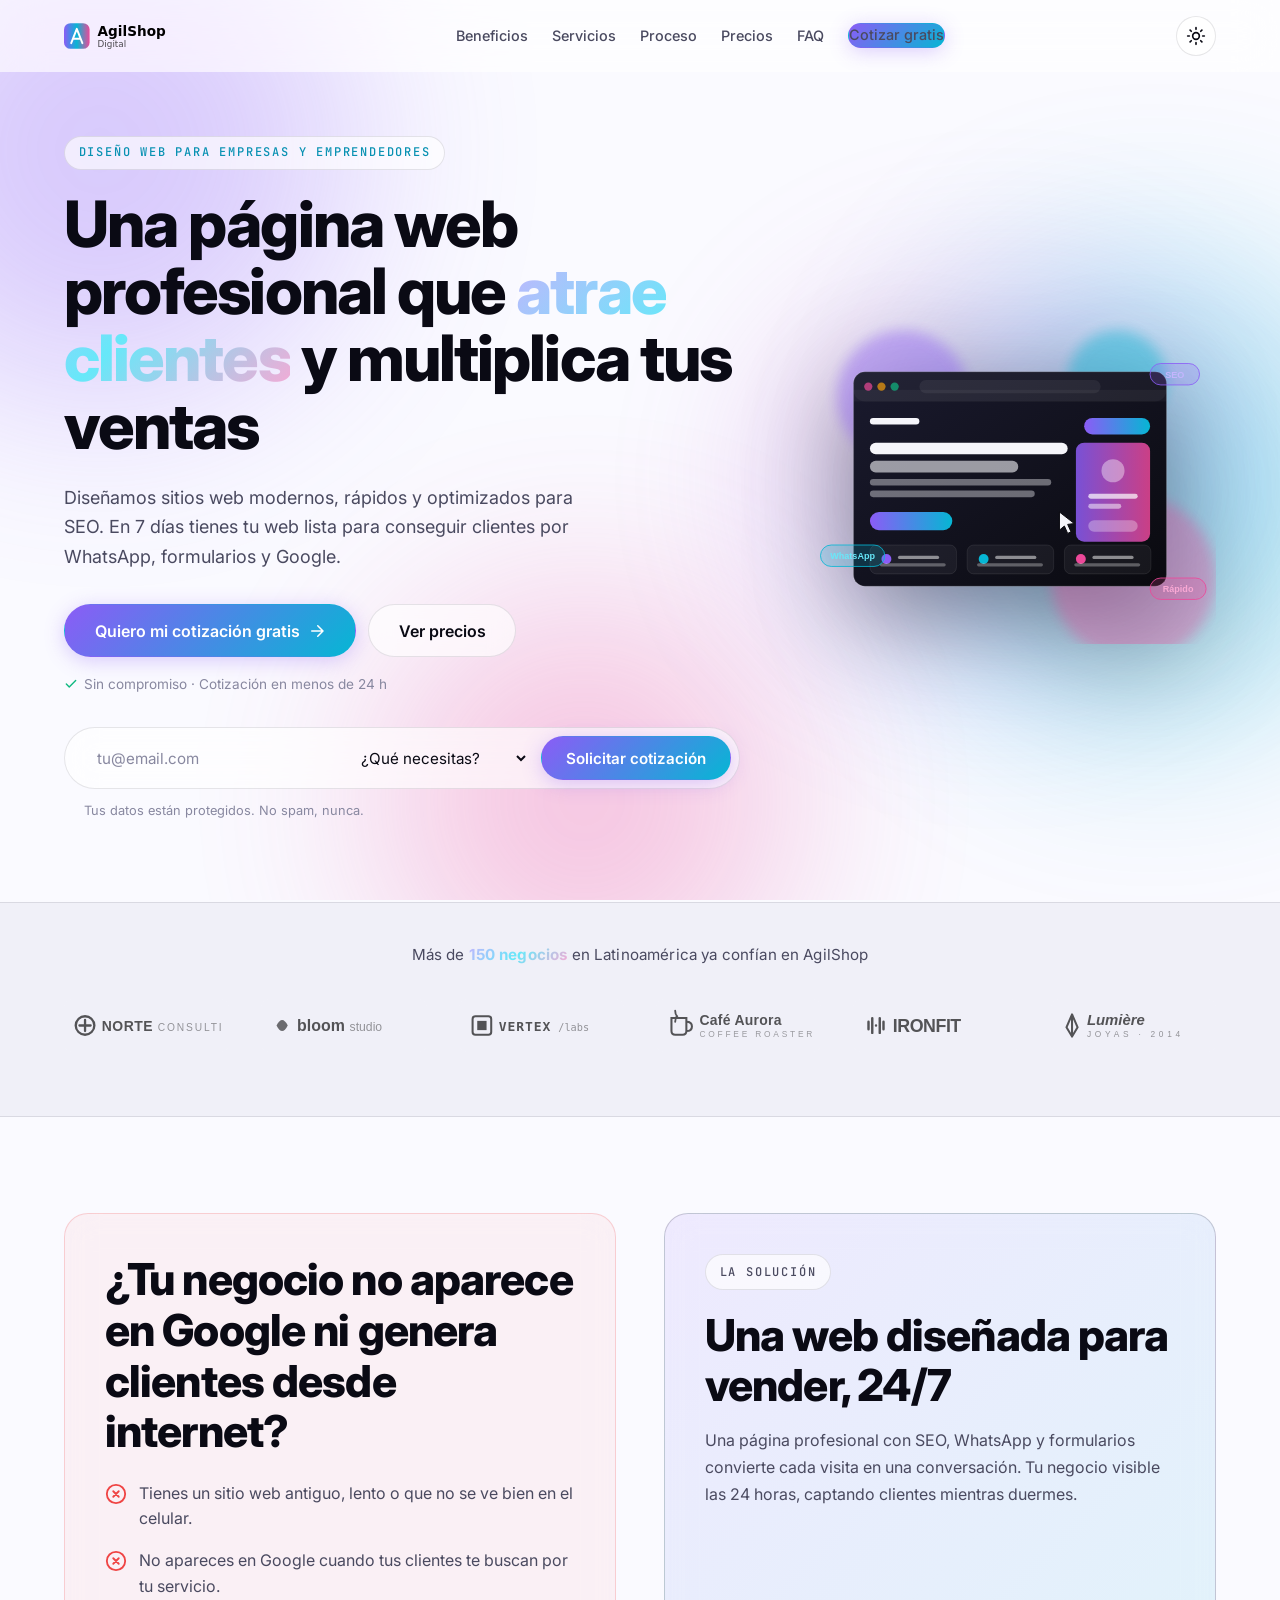
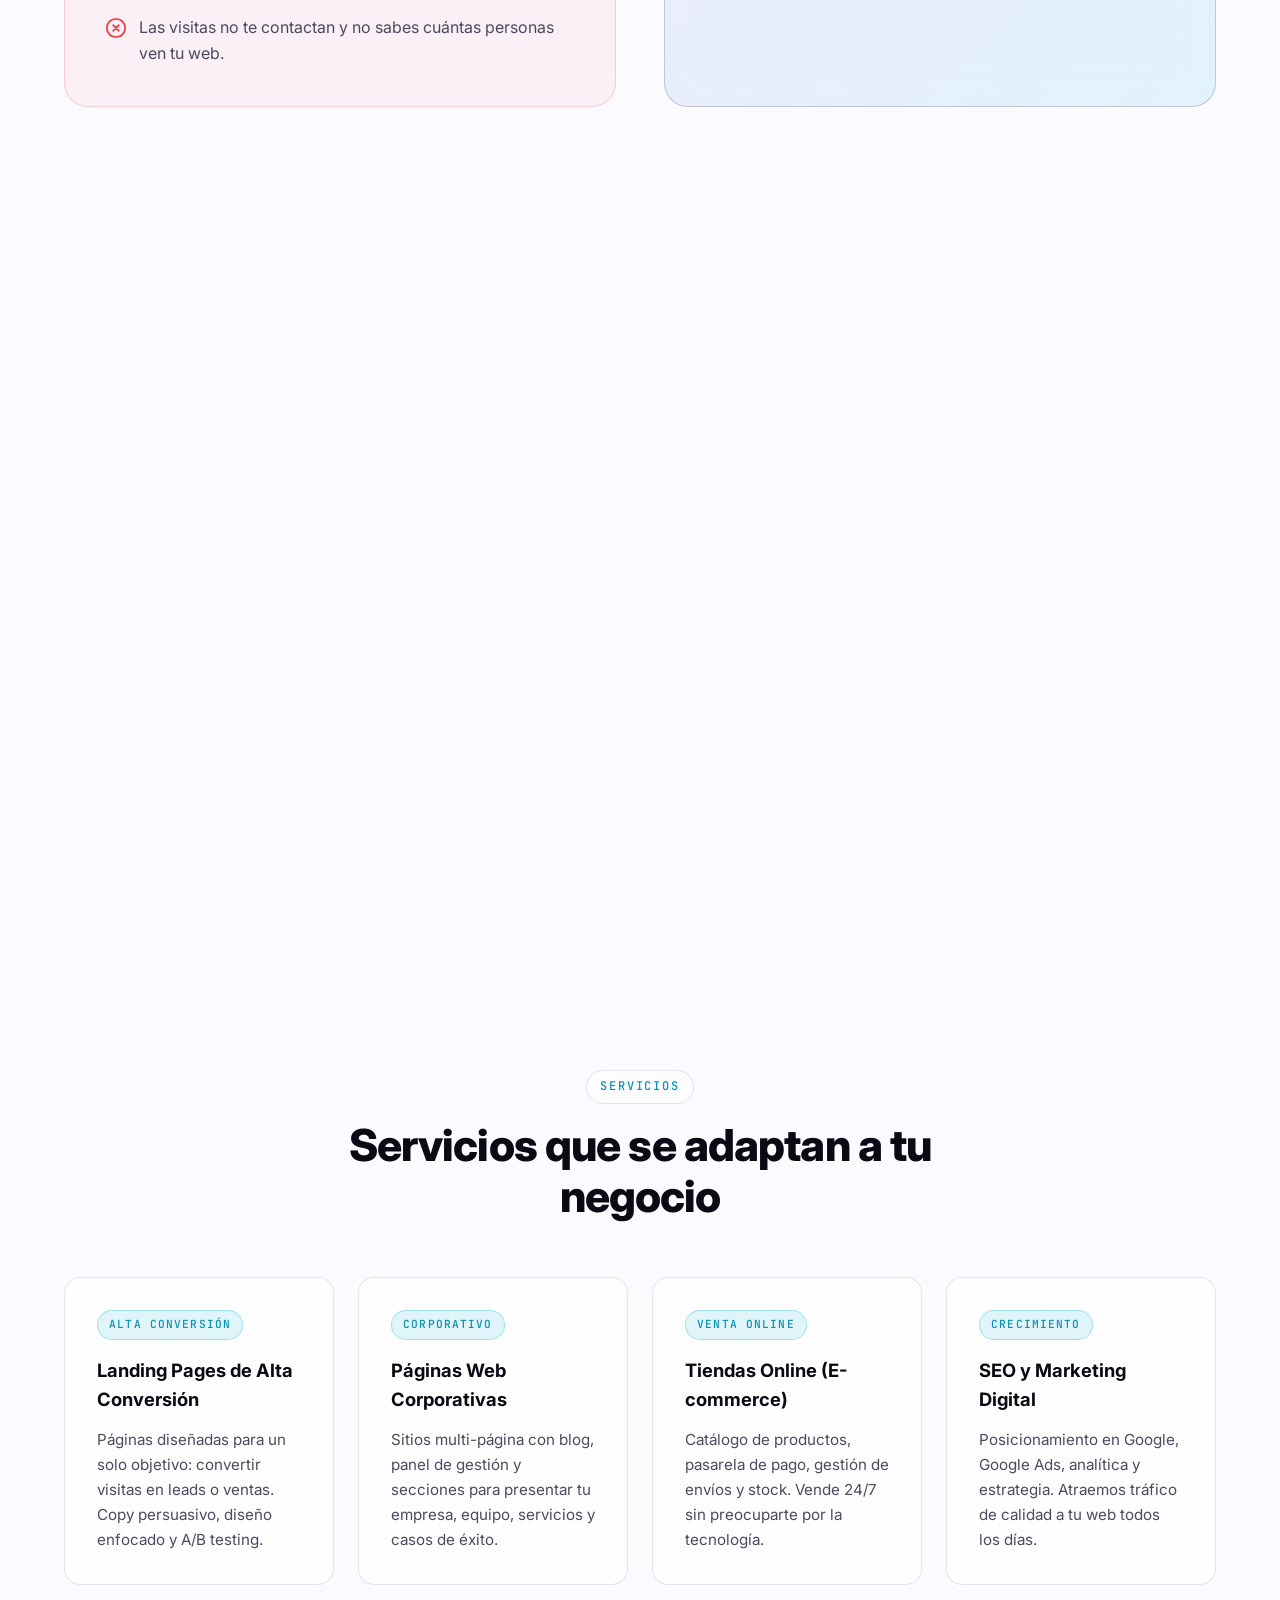
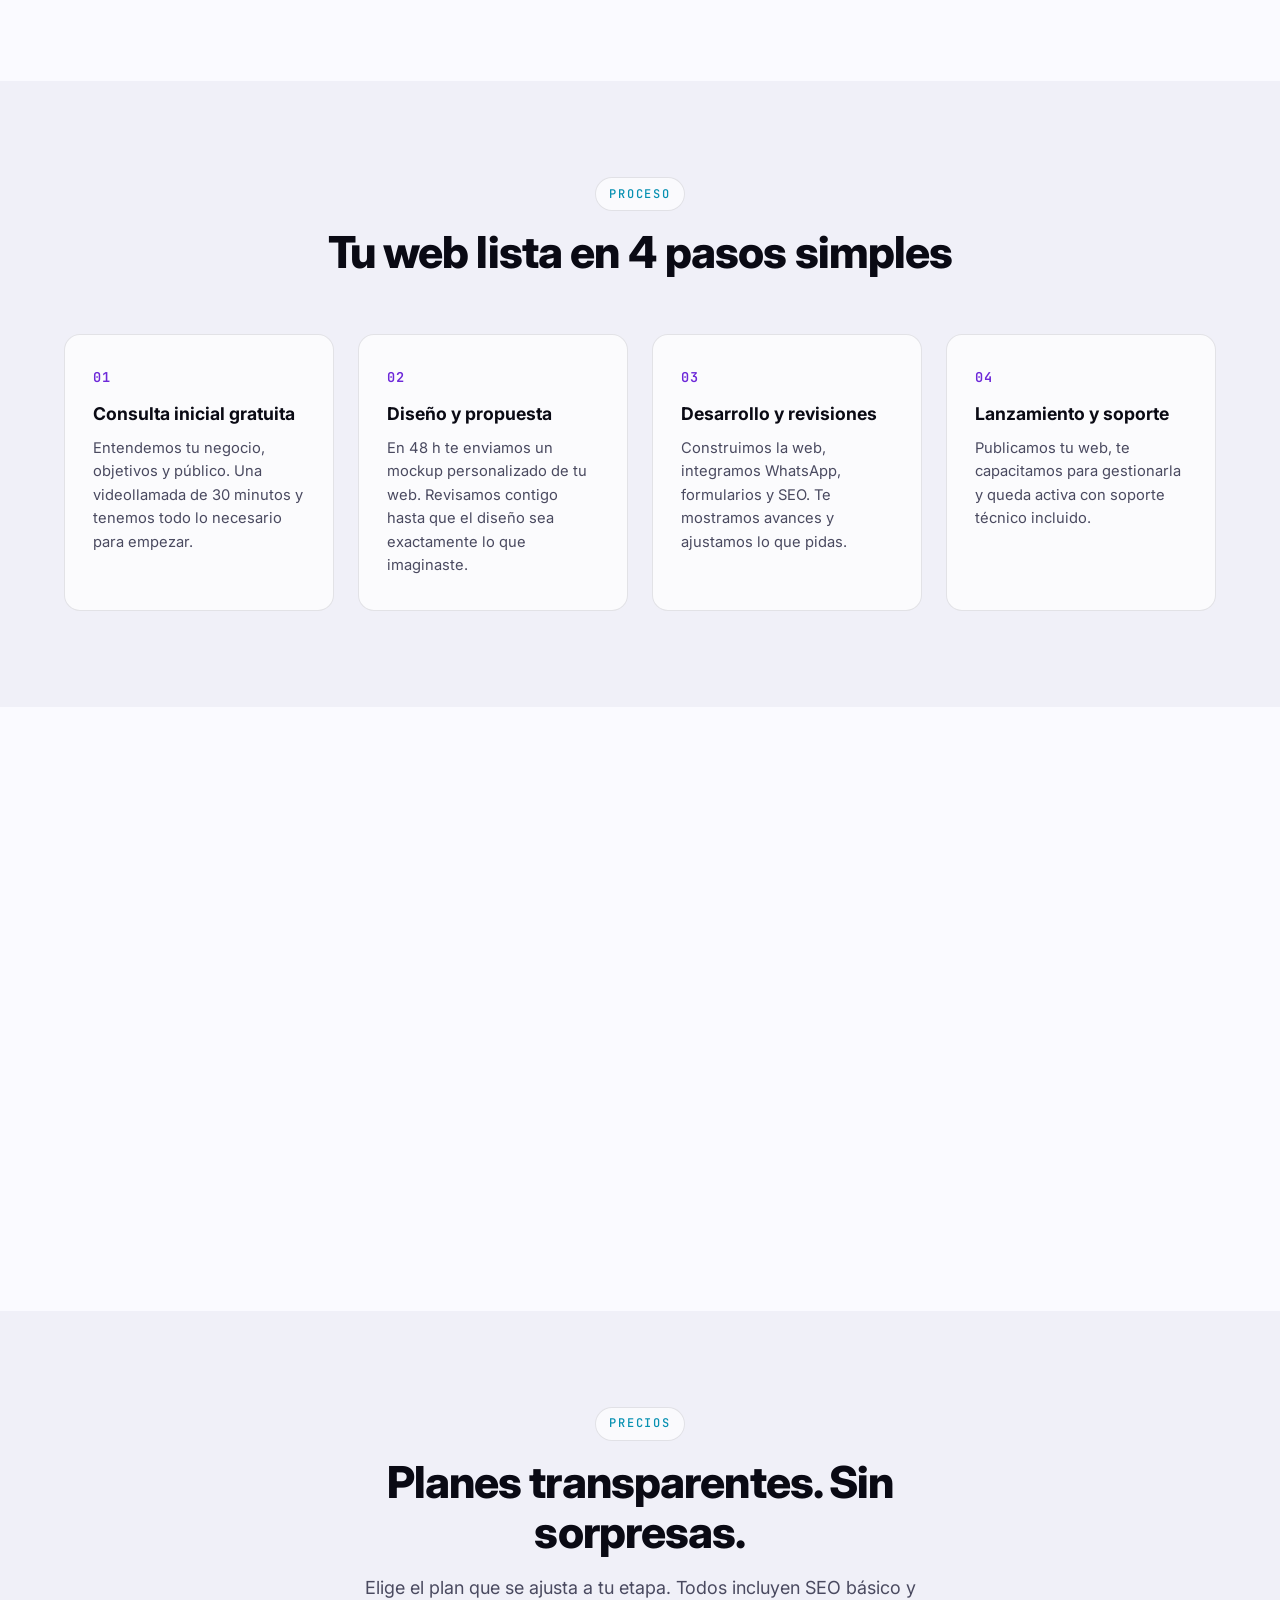
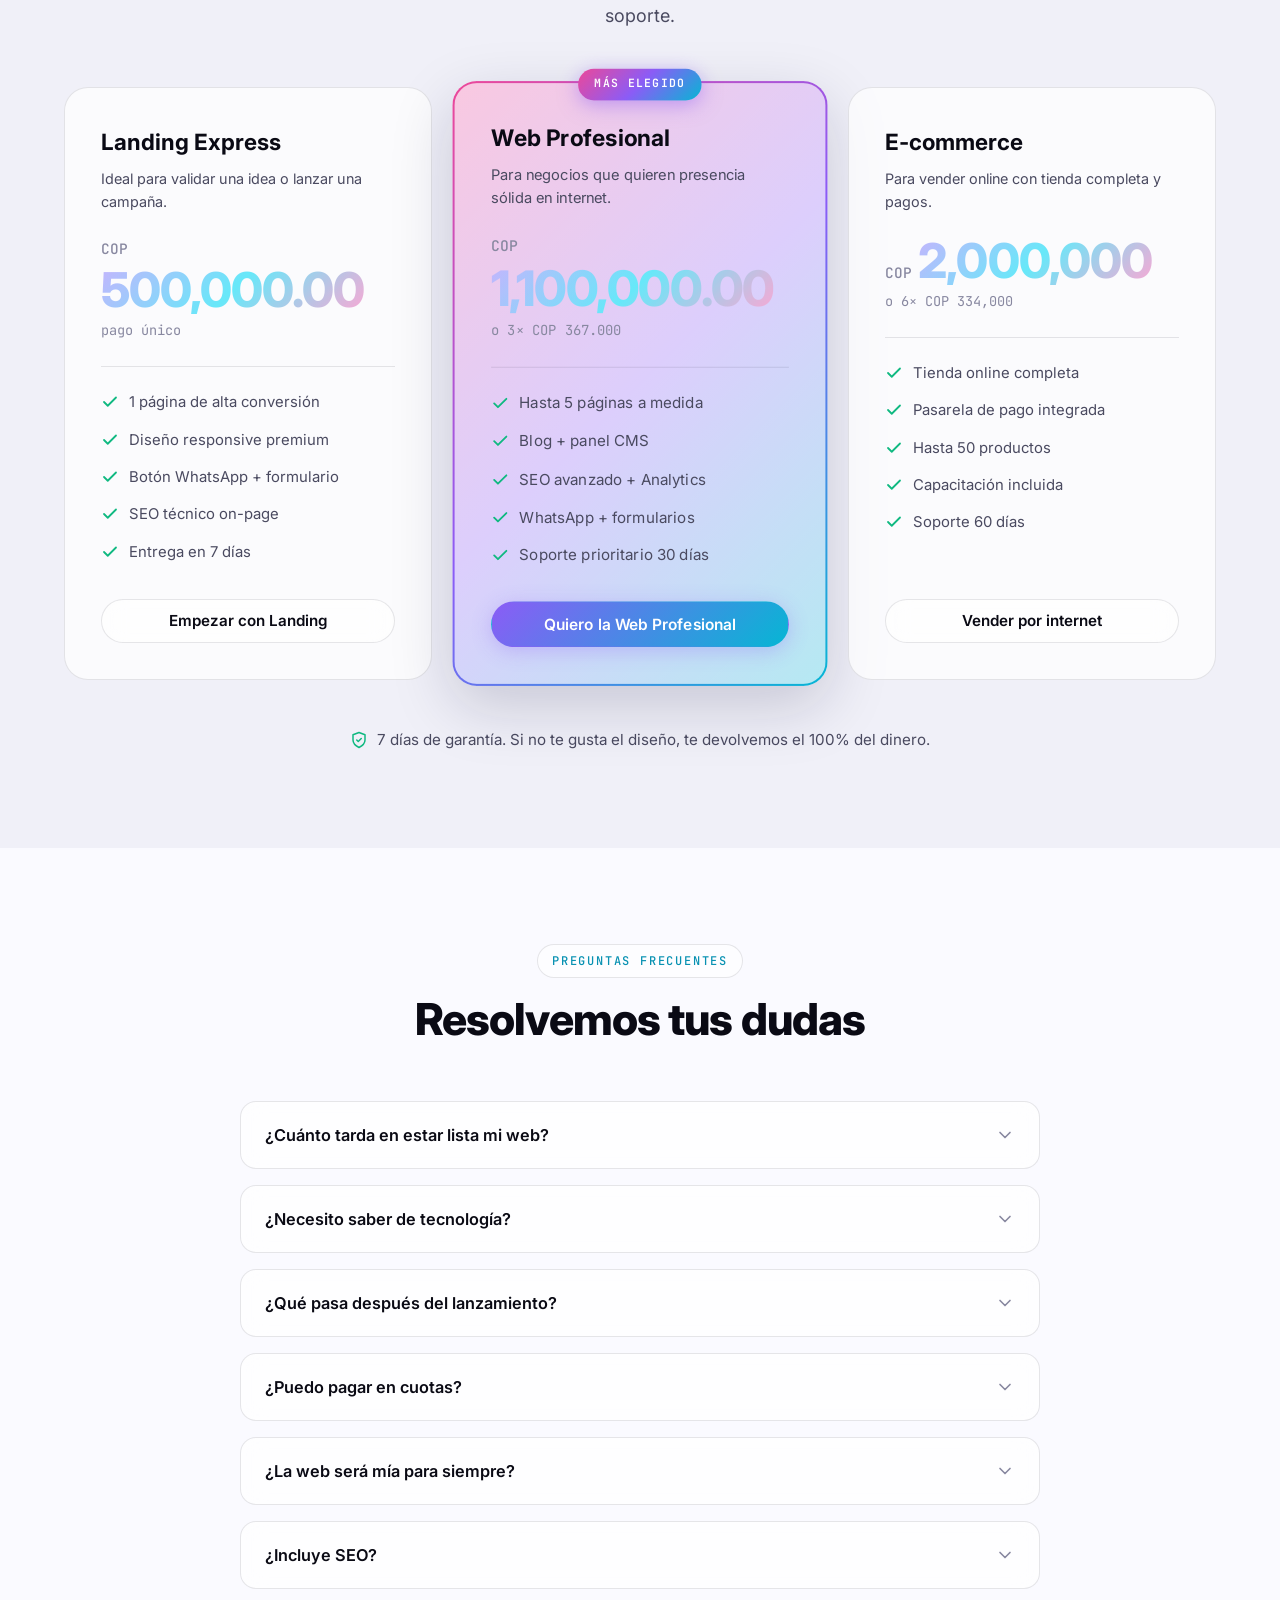
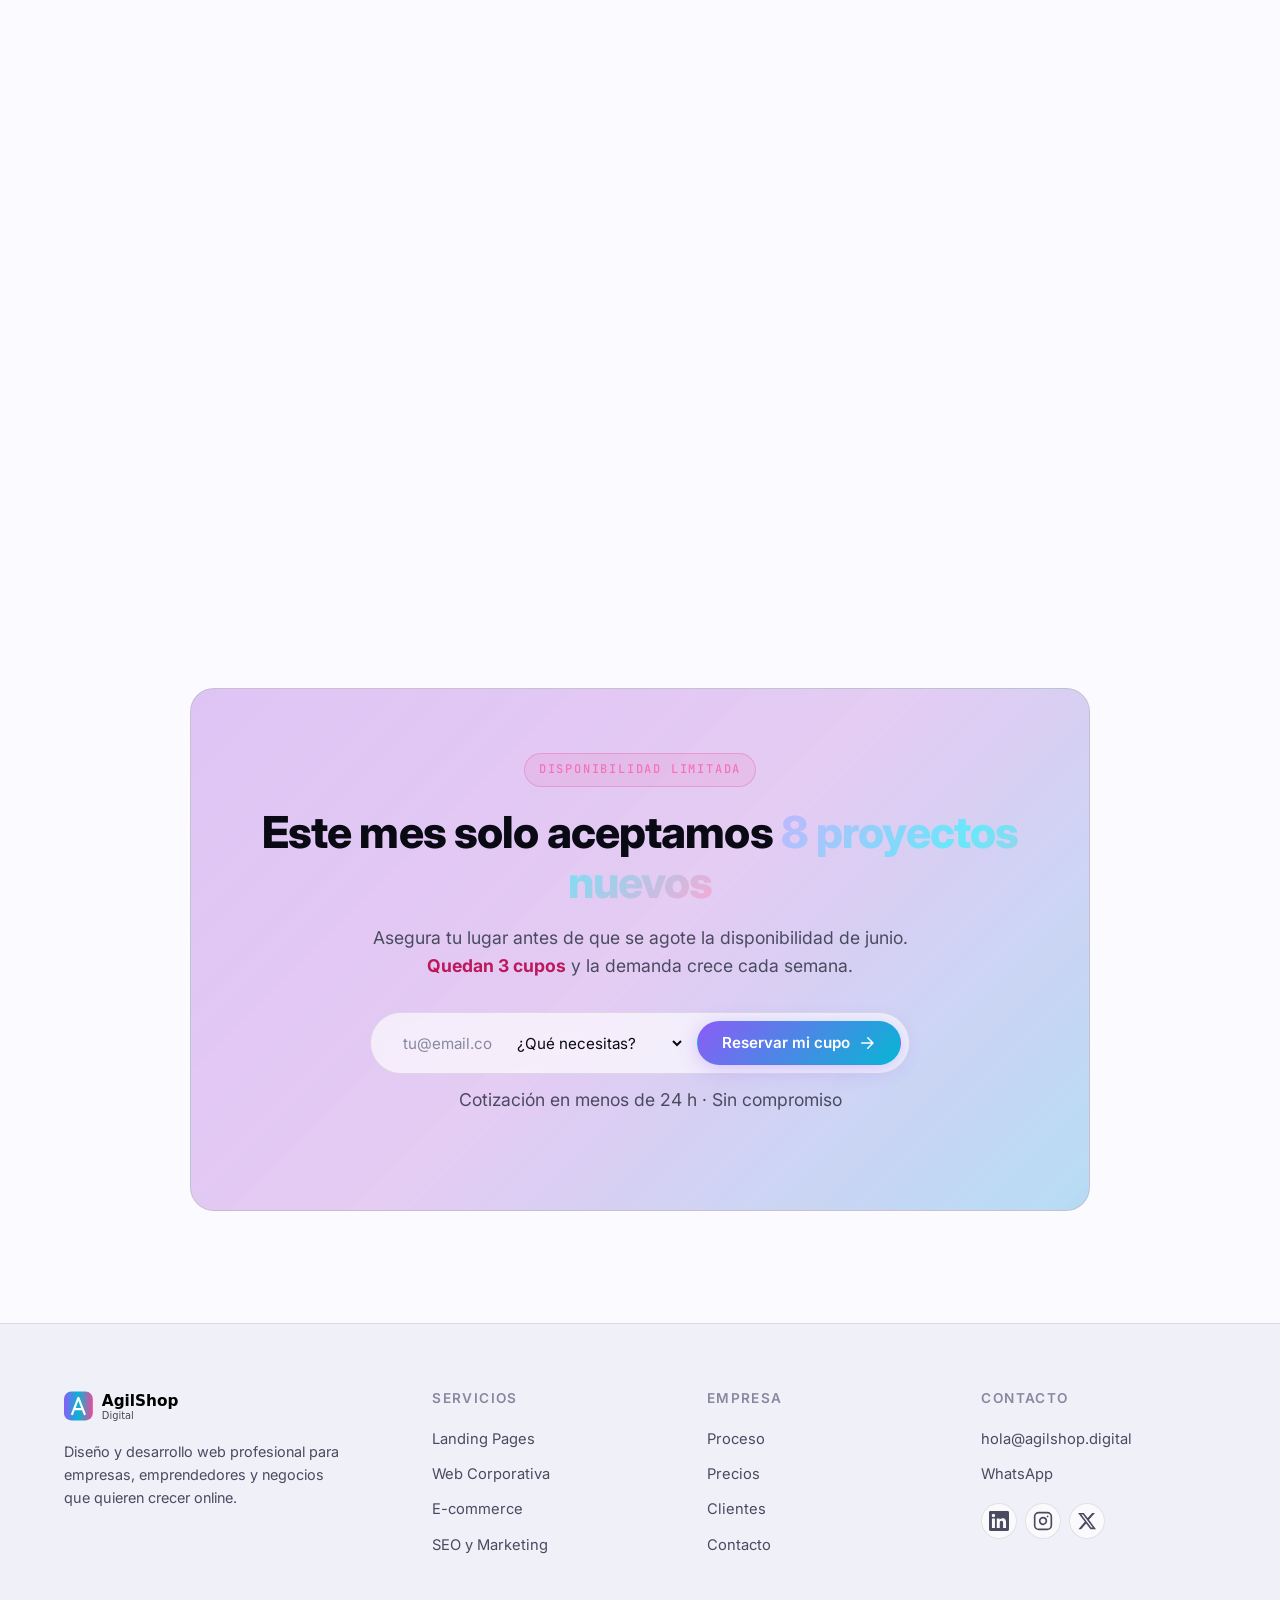
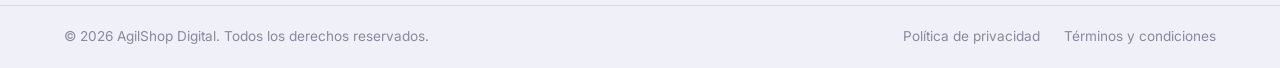
<file: index.html>
<!DOCTYPE html>
<html lang="es" data-theme="dark">
<head>
  <meta charset="UTF-8" />
  <meta name="viewport" content="width=device-width, initial-scale=1.0, viewport-fit=cover" />
  <meta name="theme-color" content="#0a0a0f" media="(prefers-color-scheme: dark)" />
  <meta name="theme-color" content="#fafaff" media="(prefers-color-scheme: light)" />

  <!-- Primary SEO -->
  <title>AgilShop Digital | Diseño Web Profesional que Convierte</title>
  <meta name="description" content="Páginas web modernas, rápidas y optimizadas para SEO que atraen clientes. Diseño profesional en 7 días. Solicita tu cotización gratis." />
  <meta name="keywords" content="diseño web, desarrollo web, páginas web, SEO, ecommerce, landing pages, marketing digital, AgilShop" />
  <meta name="author" content="AgilShop Digital" />
  <meta name="robots" content="index, follow, max-image-preview:large" />
  <link rel="canonical" href="https://agilshop.digital/" />

  <!-- Open Graph -->
  <meta property="og:type" content="website" />
  <meta property="og:locale" content="es_ES" />
  <meta property="og:url" content="https://agilshop.digital/" />
  <meta property="og:site_name" content="AgilShop Digital" />
  <meta property="og:title" content="AgilShop Digital | Diseño Web Profesional que Convierte" />
  <meta property="og:description" content="Páginas web modernas, rápidas y optimizadas para SEO que atraen clientes. Diseño profesional en 7 días." />
  <meta property="og:image" content="https://agilshop.digital/assets/img/og-image.png" />
  <meta property="og:image:width" content="1200" />
  <meta property="og:image:height" content="630" />
  <meta property="og:image:alt" content="AgilShop Digital — Diseño web que convierte visitas en clientes" />

  <!-- Twitter Cards -->
  <meta name="twitter:card" content="summary_large_image" />
  <meta name="twitter:title" content="AgilShop Digital | Diseño Web Profesional que Convierte" />
  <meta name="twitter:description" content="Páginas web modernas y optimizadas para SEO. Diseño en 7 días. Cotización gratis." />
  <meta name="twitter:image" content="https://agilshop.digital/assets/img/og-image.png" />
  <meta name="twitter:image:alt" content="AgilShop Digital — Diseño web profesional" />

  <!-- Favicon & App icons -->
  <link rel="icon" type="image/svg+xml" href="assets/favicon.svg" />
  <link rel="apple-touch-icon" href="assets/favicon.svg" />

  <!-- Fonts: preconnect + display=swap -->
  <link rel="preconnect" href="https://fonts.googleapis.com" />
  <link rel="preconnect" href="https://fonts.gstatic.com" crossorigin />
  <link rel="preload" as="style" href="https://fonts.googleapis.com/css2?family=Inter:wght@400;500;600;700;800&family=JetBrains+Mono:wght@400;500&display=swap" />
  <link rel="stylesheet" href="https://fonts.googleapis.com/css2?family=Inter:wght@400;500;600;700;800&family=JetBrains+Mono:wght@400;500&display=swap" />

  <!-- Stylesheet -->
  <link rel="stylesheet" href="assets/style.css" />

  <!-- Structured Data: Organization + Service + FAQPage -->
  <script type="application/ld+json">
  {
    "@context": "https://schema.org",
    "@graph": [
      {
        "@type": "Organization",
        "@id": "https://agilshop.digital/#organization",
        "name": "AgilShop Digital",
        "url": "https://agilshop.digital/",
        "logo": {
          "@type": "ImageObject",
          "url": "https://agilshop.digital/assets/img/logo.svg",
          "width": 200,
          "height": 40
        },
        "description": "Agencia de diseño y desarrollo web profesional para empresas y emprendedores.",
        "email": "hola@agilshop.digital",
        "telephone": "+34-900-000-000",
        "address": {
          "@type": "PostalAddress",
          "addressCountry": "ES"
        },
        "areaServed": ["ES", "MX", "AR", "CO", "CL", "PE"],
        "sameAs": [
          "https://www.linkedin.com/company/agilshop-digital",
          "https://www.instagram.com/agilshop.digital",
          "https://twitter.com/agilshop"
        ]
      },
      {
        "@type": "Service",
        "@id": "https://agilshop.digital/#service",
        "serviceType": "Diseño y desarrollo web profesional",
        "name": "Diseño Web Profesional con SEO",
        "description": "Diseño de páginas web modernas, responsivas y optimizadas para SEO. Integración con WhatsApp, formularios, e-commerce y mantenimiento mensual.",
        "provider": { "@id": "https://agilshop.digital/#organization" },
        "areaServed": ["ES", "MX", "AR", "CO", "CL", "PE"],
        "hasOfferCatalog": {
          "@type": "OfferCatalog",
          "name": "Planes AgilShop Digital",
          "itemListElement": [
            { "@type": "Offer", "name": "Landing Express", "price": "397", "priceCurrency": "COP" },
            { "@type": "Offer", "name": "Web Profesional", "price": "697", "priceCurrency": "COP" },
            { "@type": "Offer", "name": "E-commerce", "price": "1297", "priceCurrency": "COP" }
          ]
        }
      },
      {
        "@type": "FAQPage",
        "@id": "https://agilshop.digital/#faq",
        "mainEntity": [
          {
            "@type": "Question",
            "name": "¿Cuánto tarda en estar lista mi web?",
            "acceptedAnswer": {
              "@type": "Answer",
              "text": "Depende del plan. Las Landing Pages se entregan en 7 días, las Webs Profesionales en 10-12 días y los E-commerce en 15 días. Siempre con plazos firmados en la cotización."
            }
          },
          {
            "@type": "Question",
            "name": "¿Necesito saber de tecnología?",
            "acceptedAnswer": {
              "@type": "Answer",
              "text": "No. Tú nos das el contenido (textos, fotos, logo) y nosotros nos encargamos de todo el desarrollo técnico. Al final del proyecto te capacitamos para gestionar tu web de forma autónoma."
            }
          },
          {
            "@type": "Question",
            "name": "¿Qué pasa después del lanzamiento?",
            "acceptedAnswer": {
              "@type": "Answer",
              "text": "Todos los planes incluyen soporte post-lanzamiento (30, 60 días según plan). También puedes contratar un plan mensual de mantenimiento, actualizaciones y backups automáticos."
            }
          },
          {
            "@type": "Question",
            "name": "¿Puedo pagar en cuotas?",
            "acceptedAnswer": {
              "@type": "Answer",
              "text": "Sí. Aceptamos tarjeta de crédito, transferencia bancaria y PayPal. El plan Web Profesional se puede pagar en 3 cuotas y el E-commerce en 6 cuotas sin intereses."
            }
          },
          {
            "@type": "Question",
            "name": "¿La web será mía para siempre?",
            "acceptedAnswer": {
              "@type": "Answer",
              "text": "Sí. El código, dominio, contenido y cuentas asociadas son tuyas al 100% desde el día uno. Sin contratos de permanencia ni cláusulas abusivas."
            }
          },
          {
            "@type": "Question",
            "name": "¿Incluye SEO?",
            "acceptedAnswer": {
              "@type": "Answer",
              "text": "Todos los planes incluyen SEO técnico on-page (etiquetas, velocidad, schema.org, sitemap). Los planes Web Profesional y E-commerce añaden SEO avanzado de contenidos, palabras clave y analítica."
            }
          }
        ]
      }
    ]
  }
  </script>
</head>
<body>
  <!-- Skip link para accesibilidad -->
  <a class="skip-link" href="#inicio">Saltar al contenido principal</a>

  <!-- Blobs decorativos de fondo -->
  <div class="bg-blobs" aria-hidden="true">
    <span class="blob blob--violet"></span>
    <span class="blob blob--cyan"></span>
    <span class="blob blob--pink"></span>
  </div>

  <!-- Header / Nav -->
  <header class="site-header" id="site-header">
    <div class="container site-header__inner">
      <a href="#inicio" class="site-header__brand" aria-label="AgilShop Digital — Inicio">
        <img src="assets/img/logo.svg" alt="AgilShop Digital" width="160" height="32" />
      </a>
      <nav class="site-nav" aria-label="Navegación principal" id="site-nav">
        <ul role="list">
          <li><a href="#beneficios">Beneficios</a></li>
          <li><a href="#servicios">Servicios</a></li>
          <li><a href="#proceso">Proceso</a></li>
          <li><a href="#precios">Precios</a></li>
          <li><a href="#faq">FAQ</a></li>
        </ul>
        <a href="#contacto" class="btn btn--primary btn--sm">Cotizar gratis</a>
      </nav>
      <div class="site-header__actions">
        <button type="button" class="theme-toggle" id="theme-toggle" aria-label="Cambiar tema claro/oscuro" title="Cambiar tema">
          <svg class="icon icon--sun" viewBox="0 0 24 24" width="20" height="20" fill="none" stroke="currentColor" stroke-width="2" stroke-linecap="round" stroke-linejoin="round" aria-hidden="true"><circle cx="12" cy="12" r="4"/><path d="M12 2v2M12 20v2M4.93 4.93l1.41 1.41M17.66 17.66l1.41 1.41M2 12h2M20 12h2M4.93 19.07l1.41-1.41M17.66 6.34l1.41-1.41"/></svg>
          <svg class="icon icon--moon" viewBox="0 0 24 24" width="20" height="20" fill="none" stroke="currentColor" stroke-width="2" stroke-linecap="round" stroke-linejoin="round" aria-hidden="true"><path d="M21 12.79A9 9 0 1 1 11.21 3 7 7 0 0 0 21 12.79z"/></svg>
        </button>
        <button type="button" class="nav-toggle" id="nav-toggle" aria-label="Abrir menú" aria-expanded="false" aria-controls="site-nav">
          <span></span><span></span><span></span>
        </button>
      </div>
    </div>
  </header>

  <main id="inicio">
    <!-- Hero -->
    <section class="hero" aria-labelledby="hero-title">
      <div class="container hero__inner">
        <div class="hero__content reveal">
          <span class="eyebrow">Diseño web para empresas y emprendedores</span>
          <h1 id="hero-title" class="hero__title">Una página web profesional que <span class="text-gradient">atrae clientes</span> y multiplica tus ventas</h1>
          <p class="hero__subtitle">Diseñamos sitios web modernos, rápidos y optimizados para SEO. En 7 días tienes tu web lista para conseguir clientes por WhatsApp, formularios y Google.</p>
          <div class="hero__ctas">
            <a href="#contacto" class="btn btn--primary btn--lg">
              Quiero mi cotización gratis
              <svg class="icon" viewBox="0 0 24 24" width="18" height="18" fill="none" stroke="currentColor" stroke-width="2" stroke-linecap="round" stroke-linejoin="round" aria-hidden="true"><path d="M5 12h14M13 5l7 7-7 7"/></svg>
            </a>
            <a href="#precios" class="btn btn--ghost btn--lg">Ver precios</a>
          </div>
          <p class="hero__microcopy">
            <svg class="icon" viewBox="0 0 24 24" width="14" height="14" fill="none" stroke="currentColor" stroke-width="2.4" stroke-linecap="round" stroke-linejoin="round" aria-hidden="true"><path d="M20 6 9 17l-5-5"/></svg>
            Sin compromiso · Cotización en menos de 24 h
          </p>

          <!-- Lead capture inline -->
          <form class="lead-form" id="lead-hero" novalidate aria-label="Solicitar cotización">
            <label for="lead-hero-email" class="visually-hidden">Tu correo electrónico</label>
            <div class="lead-form__row">
              <input type="email" id="lead-hero-email" name="email" placeholder="tu@email.com" required autocomplete="email" aria-required="true" />
              <select id="lead-hero-service" name="service" required aria-label="Servicio interesado">
                <option value="" disabled selected>¿Qué necesitas?</option>
                <option value="Alta Conversión">Alta Conversión</option>
                <option value="Corporativo">Corporativo</option>
                <option value="Venta Online">Venta Online</option>
                <option value="Crecimiento">Crecimiento</option>
              </select>
              <button type="submit" class="btn btn--primary">Solicitar cotización</button>
            </div>
            <p class="lead-form__hint">Tus datos están protegidos. No spam, nunca.</p>
          </form>
        </div>
        <div class="hero__visual reveal">
          <img src="assets/img/hero-illustration.svg" alt="Ilustración de una página web moderna con diseño responsive" width="500" height="400" loading="eager" />
        </div>
      </div>
    </section>

    <!-- Social proof -->
    <section class="trust reveal" aria-labelledby="trust-title" id="confianza">
      <div class="container">
        <p id="trust-title" class="trust__title">Más de <strong>150 negocios</strong> en Latinoamérica ya confían en AgilShop</p>
        <div class="trust__logos" role="list">
          <div role="listitem"><img src="assets/img/client-1.svg" alt="Logo Norte Consulting" width="160" height="40" loading="lazy" /></div>
          <div role="listitem"><img src="assets/img/client-2.svg" alt="Logo Bloom Studio" width="160" height="40" loading="lazy" /></div>
          <div role="listitem"><img src="assets/img/client-3.svg" alt="Logo Vertex Labs" width="160" height="40" loading="lazy" /></div>
          <div role="listitem"><img src="assets/img/client-4.svg" alt="Logo Café Aurora" width="160" height="40" loading="lazy" /></div>
          <div role="listitem"><img src="assets/img/client-5.svg" alt="Logo IronFit" width="160" height="40" loading="lazy" /></div>
          <div role="listitem"><img src="assets/img/client-6.svg" alt="Logo Lumière Joyas" width="160" height="40" loading="lazy" /></div>
        </div>
      </div>
    </section>

    <!-- Problema → Solución -->
    <section class="problem reveal" aria-labelledby="problem-title" id="problema">
      <div class="container problem__grid">
        <div class="problem__col problem__col--pain">
          <h2 id="problem-title" class="section-title">¿Tu negocio no aparece en Google ni genera clientes desde internet?</h2>
          <ul class="problem__list" role="list">
            <li>
              <svg class="icon icon--x" viewBox="0 0 24 24" width="22" height="22" fill="none" stroke="currentColor" stroke-width="2" stroke-linecap="round" stroke-linejoin="round" aria-hidden="true"><circle cx="12" cy="12" r="10"/><path d="m15 9-6 6M9 9l6 6"/></svg>
              <span>Tienes un sitio web antiguo, lento o que no se ve bien en el celular.</span>
            </li>
            <li>
              <svg class="icon icon--x" viewBox="0 0 24 24" width="22" height="22" fill="none" stroke="currentColor" stroke-width="2" stroke-linecap="round" stroke-linejoin="round" aria-hidden="true"><circle cx="12" cy="12" r="10"/><path d="m15 9-6 6M9 9l6 6"/></svg>
              <span>No apareces en Google cuando tus clientes te buscan por tu servicio.</span>
            </li>
            <li>
              <svg class="icon icon--x" viewBox="0 0 24 24" width="22" height="22" fill="none" stroke="currentColor" stroke-width="2" stroke-linecap="round" stroke-linejoin="round" aria-hidden="true"><circle cx="12" cy="12" r="10"/><path d="m15 9-6 6M9 9l6 6"/></svg>
              <span>Las visitas no te contactan y no sabes cuántas personas ven tu web.</span>
            </li>
          </ul>
        </div>
        <div class="problem__col problem__col--solution">
          <p class="eyebrow">La solución</p>
          <h2 class="section-title">Una web diseñada para vender, 24/7</h2>
          <p>Una página profesional con SEO, WhatsApp y formularios convierte cada visita en una conversación. Tu negocio visible las 24 horas, captando clientes mientras duermes.</p>
        </div>
      </div>
    </section>

    <!-- Beneficios -->
    <section class="benefits reveal" aria-labelledby="benefits-title" id="beneficios">
      <div class="container">
        <header class="section-header">
          <p class="eyebrow">Beneficios</p>
          <h2 id="benefits-title" class="section-title">Todo lo que tu negocio necesita en un solo lugar</h2>
        </header>
        <div class="benefits__grid">
          <article class="benefit-card">
            <div class="benefit-card__icon" aria-hidden="true">
              <svg viewBox="0 0 24 24" width="28" height="28" fill="none" stroke="currentColor" stroke-width="2" stroke-linecap="round" stroke-linejoin="round"><rect x="5" y="2" width="14" height="20" rx="2"/><path d="M12 18h.01"/></svg>
            </div>
            <h3>Diseño web moderno y responsive</h3>
            <p>Tu web se ve perfecta en móvil, tablet y computador. Una primera impresión profesional que genera confianza desde el primer segundo.</p>
          </article>
          <article class="benefit-card">
            <div class="benefit-card__icon" aria-hidden="true">
              <svg viewBox="0 0 24 24" width="28" height="28" fill="none" stroke="currentColor" stroke-width="2" stroke-linecap="round" stroke-linejoin="round"><circle cx="11" cy="11" r="8"/><path d="m21 21-4.3-4.3"/><path d="M11 8v6M8 11h6"/></svg>
            </div>
            <h3>Optimización SEO</h3>
            <p>Aparecerás en Google cuando tus clientes te busquen. Tráfico orgánico de calidad que no tienes que pagar cada mes.</p>
          </article>
          <article class="benefit-card">
            <div class="benefit-card__icon" aria-hidden="true">
              <svg viewBox="0 0 24 24" width="28" height="28" fill="none" stroke="currentColor" stroke-width="2" stroke-linecap="round" stroke-linejoin="round"><path d="M21 11.5a8.38 8.38 0 0 1-.9 3.8 8.5 8.5 0 0 1-7.6 4.7 8.38 8.38 0 0 1-3.8-.9L3 21l1.9-5.7a8.38 8.38 0 0 1-.9-3.8 8.5 8.5 0 0 1 4.7-7.6 8.38 8.38 0 0 1 3.8-.9h.5a8.48 8.48 0 0 1 8 8v.5z"/></svg>
            </div>
            <h3>Integración con WhatsApp y formularios</h3>
            <p>Cada visita se convierte en conversación. Un clic y el cliente te escribe directo a tu WhatsApp o deja sus datos en un formulario.</p>
          </article>
          <article class="benefit-card">
            <div class="benefit-card__icon" aria-hidden="true">
              <svg viewBox="0 0 24 24" width="28" height="28" fill="none" stroke="currentColor" stroke-width="2" stroke-linecap="round" stroke-linejoin="round"><path d="M12 22s8-4 8-10V5l-8-3-8 3v7c0 6 8 10 8 10z"/><path d="m9 12 2 2 4-4"/></svg>
            </div>
            <h3>Soporte y mantenimiento</h3>
            <p>Actualizaciones, backups automáticos y soporte técnico incluido. Tú enfócate en tu negocio, nosotros en tu web.</p>
          </article>
        </div>
      </div>
    </section>

    <!-- Servicios -->
    <section class="services reveal" aria-labelledby="services-title" id="servicios">
      <div class="container">
        <header class="section-header">
          <p class="eyebrow">Servicios</p>
          <h2 id="services-title" class="section-title">Servicios que se adaptan a tu negocio</h2>
        </header>
        <div class="services__grid">
          <article class="service-card">
            <span class="service-card__tag">Alta conversión</span>
            <h3>Landing Pages de Alta Conversión</h3>
            <p>Páginas diseñadas para un solo objetivo: convertir visitas en leads o ventas. Copy persuasivo, diseño enfocado y A/B testing.</p>
          </article>
          <article class="service-card">
            <span class="service-card__tag">Corporativo</span>
            <h3>Páginas Web Corporativas</h3>
            <p>Sitios multi-página con blog, panel de gestión y secciones para presentar tu empresa, equipo, servicios y casos de éxito.</p>
          </article>
          <article class="service-card">
            <span class="service-card__tag">Venta online</span>
            <h3>Tiendas Online (E-commerce)</h3>
            <p>Catálogo de productos, pasarela de pago, gestión de envíos y stock. Vende 24/7 sin preocuparte por la tecnología.</p>
          </article>
          <article class="service-card">
            <span class="service-card__tag">Crecimiento</span>
            <h3>SEO y Marketing Digital</h3>
            <p>Posicionamiento en Google, Google Ads, analítica y estrategia. Atraemos tráfico de calidad a tu web todos los días.</p>
          </article>
        </div>
      </div>
    </section>

    <!-- Proceso -->
    <section class="process reveal" aria-labelledby="process-title" id="proceso">
      <div class="container">
        <header class="section-header">
          <p class="eyebrow">Proceso</p>
          <h2 id="process-title" class="section-title">Tu web lista en 4 pasos simples</h2>
        </header>
        <ol class="process__steps" role="list">
          <li class="process__step">
            <span class="process__num">01</span>
            <h3>Consulta inicial gratuita</h3>
            <p>Entendemos tu negocio, objetivos y público. Una videollamada de 30 minutos y tenemos todo lo necesario para empezar.</p>
          </li>
          <li class="process__step">
            <span class="process__num">02</span>
            <h3>Diseño y propuesta</h3>
            <p>En 48 h te enviamos un mockup personalizado de tu web. Revisamos contigo hasta que el diseño sea exactamente lo que imaginaste.</p>
          </li>
          <li class="process__step">
            <span class="process__num">03</span>
            <h3>Desarrollo y revisiones</h3>
            <p>Construimos la web, integramos WhatsApp, formularios y SEO. Te mostramos avances y ajustamos lo que pidas.</p>
          </li>
          <li class="process__step">
            <span class="process__num">04</span>
            <h3>Lanzamiento y soporte</h3>
            <p>Publicamos tu web, te capacitamos para gestionarla y queda activa con soporte técnico incluido.</p>
          </li>
        </ol>
      </div>
    </section>

    <!-- Testimonios -->
    <section class="testimonials reveal" aria-labelledby="testimonials-title" id="testimonios">
      <div class="container">
        <header class="section-header">
          <p class="eyebrow">Testimonios</p>
          <h2 id="testimonials-title" class="section-title">Lo que dicen nuestros clientes</h2>
        </header>
        <div class="testimonials__grid">
          <article class="testimonial-card">
            <div class="testimonial-card__stars" aria-label="5 estrellas">
              <svg viewBox="0 0 24 24" width="18" height="18" fill="currentColor" aria-hidden="true"><path d="m12 2 3.09 6.26L22 9.27l-5 4.87 1.18 6.88L12 17.77l-6.18 3.25L7 14.14 2 9.27l6.91-1.01L12 2z"/></svg>
              <svg viewBox="0 0 24 24" width="18" height="18" fill="currentColor" aria-hidden="true"><path d="m12 2 3.09 6.26L22 9.27l-5 4.87 1.18 6.88L12 17.77l-6.18 3.25L7 14.14 2 9.27l6.91-1.01L12 2z"/></svg>
              <svg viewBox="0 0 24 24" width="18" height="18" fill="currentColor" aria-hidden="true"><path d="m12 2 3.09 6.26L22 9.27l-5 4.87 1.18 6.88L12 17.77l-6.18 3.25L7 14.14 2 9.27l6.91-1.01L12 2z"/></svg>
              <svg viewBox="0 0 24 24" width="18" height="18" fill="currentColor" aria-hidden="true"><path d="m12 2 3.09 6.26L22 9.27l-5 4.87 1.18 6.88L12 17.77l-6.18 3.25L7 14.14 2 9.27l6.91-1.01L12 2z"/></svg>
              <svg viewBox="0 0 24 24" width="18" height="18" fill="currentColor" aria-hidden="true"><path d="m12 2 3.09 6.26L22 9.27l-5 4.87 1.18 6.88L12 17.77l-6.18 3.25L7 14.14 2 9.27l6.91-1.01L12 2z"/></svg>
            </div>
            <blockquote>
              <p>“En 2 meses pasamos de 0 a 30 leads mensuales por la web. La inversión se pagó sola.”</p>
            </blockquote>
            <footer class="testimonial-card__author">
              <div class="testimonial-card__avatar" aria-hidden="true">MG</div>
              <div>
                <strong>María Gómez</strong>
                <span>Estudio Jurídico MG</span>
              </div>
            </footer>
          </article>
          <article class="testimonial-card">
            <div class="testimonial-card__stars" aria-label="5 estrellas">
              <svg viewBox="0 0 24 24" width="18" height="18" fill="currentColor" aria-hidden="true"><path d="m12 2 3.09 6.26L22 9.27l-5 4.87 1.18 6.88L12 17.77l-6.18 3.25L7 14.14 2 9.27l6.91-1.01L12 2z"/></svg>
              <svg viewBox="0 0 24 24" width="18" height="18" fill="currentColor" aria-hidden="true"><path d="m12 2 3.09 6.26L22 9.27l-5 4.87 1.18 6.88L12 17.77l-6.18 3.25L7 14.14 2 9.27l6.91-1.01L12 2z"/></svg>
              <svg viewBox="0 0 24 24" width="18" height="18" fill="currentColor" aria-hidden="true"><path d="m12 2 3.09 6.26L22 9.27l-5 4.87 1.18 6.88L12 17.77l-6.18 3.25L7 14.14 2 9.27l6.91-1.01L12 2z"/></svg>
              <svg viewBox="0 0 24 24" width="18" height="18" fill="currentColor" aria-hidden="true"><path d="m12 2 3.09 6.26L22 9.27l-5 4.87 1.18 6.88L12 17.77l-6.18 3.25L7 14.14 2 9.27l6.91-1.01L12 2z"/></svg>
              <svg viewBox="0 0 24 24" width="18" height="18" fill="currentColor" aria-hidden="true"><path d="m12 2 3.09 6.26L22 9.27l-5 4.87 1.18 6.88L12 17.77l-6.18 3.25L7 14.14 2 9.27l6.91-1.01L12 2z"/></svg>
            </div>
            <blockquote>
              <p>“La integración con WhatsApp nos cambió. Ahora cerramos ventas desde el celular a cualquier hora.”</p>
            </blockquote>
            <footer class="testimonial-card__author">
              <div class="testimonial-card__avatar" aria-hidden="true">CR</div>
              <div>
                <strong>Carlos Ramírez</strong>
                <span>Tienda de Cosmética Natural</span>
              </div>
            </footer>
          </article>
          <article class="testimonial-card">
            <div class="testimonial-card__stars" aria-label="5 estrellas">
              <svg viewBox="0 0 24 24" width="18" height="18" fill="currentColor" aria-hidden="true"><path d="m12 2 3.09 6.26L22 9.27l-5 4.87 1.18 6.88L12 17.77l-6.18 3.25L7 14.14 2 9.27l6.91-1.01L12 2z"/></svg>
              <svg viewBox="0 0 24 24" width="18" height="18" fill="currentColor" aria-hidden="true"><path d="m12 2 3.09 6.26L22 9.27l-5 4.87 1.18 6.88L12 17.77l-6.18 3.25L7 14.14 2 9.27l6.91-1.01L12 2z"/></svg>
              <svg viewBox="0 0 24 24" width="18" height="18" fill="currentColor" aria-hidden="true"><path d="m12 2 3.09 6.26L22 9.27l-5 4.87 1.18 6.88L12 17.77l-6.18 3.25L7 14.14 2 9.27l6.91-1.01L12 2z"/></svg>
              <svg viewBox="0 0 24 24" width="18" height="18" fill="currentColor" aria-hidden="true"><path d="m12 2 3.09 6.26L22 9.27l-5 4.87 1.18 6.88L12 17.77l-6.18 3.25L7 14.14 2 9.27l6.91-1.01L12 2z"/></svg>
              <svg viewBox="0 0 24 24" width="18" height="18" fill="currentColor" aria-hidden="true"><path d="m12 2 3.09 6.26L22 9.27l-5 4.87 1.18 6.88L12 17.77l-6.18 3.25L7 14.14 2 9.27l6.91-1.01L12 2z"/></svg>
            </div>
            <blockquote>
              <p>“Profesionales, rápidos y con soporte real. 100% recomendados para cualquier negocio serio.”</p>
            </blockquote>
            <footer class="testimonial-card__author">
              <div class="testimonial-card__avatar" aria-hidden="true">LP</div>
              <div>
                <strong>Laura Pérez</strong>
                <span>Consultora Estratégica</span>
              </div>
            </footer>
          </article>
        </div>
      </div>
    </section>

    <!-- Pricing -->
    <section class="pricing reveal" aria-labelledby="pricing-title" id="precios">
      <div class="container">
        <header class="section-header">
          <p class="eyebrow">Precios</p>
          <h2 id="pricing-title" class="section-title">Planes transparentes. Sin sorpresas.</h2>
          <p class="section-subtitle">Elige el plan que se ajusta a tu etapa. Todos incluyen SEO básico y soporte.</p>
        </header>
        <div class="pricing__grid">
          <article class="pricing-card">
            <header class="pricing-card__head">
              <h3>Landing Express</h3>
              <p>Ideal para validar una idea o lanzar una campaña.</p>
            </header>
            <div class="pricing-card__price">
              <span class="pricing-card__currency">COP</span>
              <span class="pricing-card__amount">500,000.00</span>
              <span class="pricing-card__period">pago único</span>
            </div>
            <ul class="pricing-card__features" role="list">
              <li><svg class="icon icon--check" viewBox="0 0 24 24" width="18" height="18" fill="none" stroke="currentColor" stroke-width="2.4" stroke-linecap="round" stroke-linejoin="round" aria-hidden="true"><path d="M20 6 9 17l-5-5"/></svg> 1 página de alta conversión</li>
              <li><svg class="icon icon--check" viewBox="0 0 24 24" width="18" height="18" fill="none" stroke="currentColor" stroke-width="2.4" stroke-linecap="round" stroke-linejoin="round" aria-hidden="true"><path d="M20 6 9 17l-5-5"/></svg> Diseño responsive premium</li>
              <li><svg class="icon icon--check" viewBox="0 0 24 24" width="18" height="18" fill="none" stroke="currentColor" stroke-width="2.4" stroke-linecap="round" stroke-linejoin="round" aria-hidden="true"><path d="M20 6 9 17l-5-5"/></svg> Botón WhatsApp + formulario</li>
              <li><svg class="icon icon--check" viewBox="0 0 24 24" width="18" height="18" fill="none" stroke="currentColor" stroke-width="2.4" stroke-linecap="round" stroke-linejoin="round" aria-hidden="true"><path d="M20 6 9 17l-5-5"/></svg> SEO técnico on-page</li>
              <li><svg class="icon icon--check" viewBox="0 0 24 24" width="18" height="18" fill="none" stroke="currentColor" stroke-width="2.4" stroke-linecap="round" stroke-linejoin="round" aria-hidden="true"><path d="M20 6 9 17l-5-5"/></svg> Entrega en 7 días</li>
            </ul>
            <a href="#contacto" class="btn btn--ghost btn--block">Empezar con Landing</a>
          </article>
          <article class="pricing-card pricing-card--featured">
            <span class="pricing-card__ribbon">Más elegido</span>
            <header class="pricing-card__head">
              <h3>Web Profesional</h3>
              <p>Para negocios que quieren presencia sólida en internet.</p>
            </header>
            <div class="pricing-card__price">
              <span class="pricing-card__currency">COP</span>
              <span class="pricing-card__amount">1,100,000.00</span>
              <span class="pricing-card__period">o 3× COP 367.000</span>
            </div>
            <ul class="pricing-card__features" role="list">
              <li><svg class="icon icon--check" viewBox="0 0 24 24" width="18" height="18" fill="none" stroke="currentColor" stroke-width="2.4" stroke-linecap="round" stroke-linejoin="round" aria-hidden="true"><path d="M20 6 9 17l-5-5"/></svg> Hasta 5 páginas a medida</li>
              <li><svg class="icon icon--check" viewBox="0 0 24 24" width="18" height="18" fill="none" stroke="currentColor" stroke-width="2.4" stroke-linecap="round" stroke-linejoin="round" aria-hidden="true"><path d="M20 6 9 17l-5-5"/></svg> Blog + panel CMS</li>
              <li><svg class="icon icon--check" viewBox="0 0 24 24" width="18" height="18" fill="none" stroke="currentColor" stroke-width="2.4" stroke-linecap="round" stroke-linejoin="round" aria-hidden="true"><path d="M20 6 9 17l-5-5"/></svg> SEO avanzado + Analytics</li>
              <li><svg class="icon icon--check" viewBox="0 0 24 24" width="18" height="18" fill="none" stroke="currentColor" stroke-width="2.4" stroke-linecap="round" stroke-linejoin="round" aria-hidden="true"><path d="M20 6 9 17l-5-5"/></svg> WhatsApp + formularios</li>
              <li><svg class="icon icon--check" viewBox="0 0 24 24" width="18" height="18" fill="none" stroke="currentColor" stroke-width="2.4" stroke-linecap="round" stroke-linejoin="round" aria-hidden="true"><path d="M20 6 9 17l-5-5"/></svg> Soporte prioritario 30 días</li>
            </ul>
            <a href="#contacto" class="btn btn--primary btn--block">Quiero la Web Profesional</a>
          </article>
          <article class="pricing-card">
            <header class="pricing-card__head">
              <h3>E-commerce</h3>
              <p>Para vender online con tienda completa y pagos.</p>
            </header>
            <div class="pricing-card__price">
              <span class="pricing-card__currency">COP</span>
              <span class="pricing-card__amount">2,000,000</span>
              <span class="pricing-card__period">o 6× COP 334,000</span>
            </div>
            <ul class="pricing-card__features" role="list">
              <li><svg class="icon icon--check" viewBox="0 0 24 24" width="18" height="18" fill="none" stroke="currentColor" stroke-width="2.4" stroke-linecap="round" stroke-linejoin="round" aria-hidden="true"><path d="M20 6 9 17l-5-5"/></svg> Tienda online completa</li>
              <li><svg class="icon icon--check" viewBox="0 0 24 24" width="18" height="18" fill="none" stroke="currentColor" stroke-width="2.4" stroke-linecap="round" stroke-linejoin="round" aria-hidden="true"><path d="M20 6 9 17l-5-5"/></svg> Pasarela de pago integrada</li>
              <li><svg class="icon icon--check" viewBox="0 0 24 24" width="18" height="18" fill="none" stroke="currentColor" stroke-width="2.4" stroke-linecap="round" stroke-linejoin="round" aria-hidden="true"><path d="M20 6 9 17l-5-5"/></svg> Hasta 50 productos</li>
              <li><svg class="icon icon--check" viewBox="0 0 24 24" width="18" height="18" fill="none" stroke="currentColor" stroke-width="2.4" stroke-linecap="round" stroke-linejoin="round" aria-hidden="true"><path d="M20 6 9 17l-5-5"/></svg> Capacitación incluida</li>
              <li><svg class="icon icon--check" viewBox="0 0 24 24" width="18" height="18" fill="none" stroke="currentColor" stroke-width="2.4" stroke-linecap="round" stroke-linejoin="round" aria-hidden="true"><path d="M20 6 9 17l-5-5"/></svg> Soporte 60 días</li>
            </ul>
            <a href="#contacto" class="btn btn--ghost btn--block">Vender por internet</a>
          </article>
        </div>
        <p class="pricing__guarantee">
          <svg class="icon" viewBox="0 0 24 24" width="18" height="18" fill="none" stroke="currentColor" stroke-width="2" stroke-linecap="round" stroke-linejoin="round" aria-hidden="true"><path d="M12 22s8-4 8-10V5l-8-3-8 3v7c0 6 8 10 8 10z"/><path d="m9 12 2 2 4-4"/></svg>
          7 días de garantía. Si no te gusta el diseño, te devolvemos el 100% del dinero.
        </p>
      </div>
    </section>

    <!-- FAQ -->
    <section class="faq reveal" aria-labelledby="faq-title" id="faq">
      <div class="container">
        <header class="section-header">
          <p class="eyebrow">Preguntas frecuentes</p>
          <h2 id="faq-title" class="section-title">Resolvemos tus dudas</h2>
        </header>
        <div class="faq__list">
          <details class="faq-item">
            <summary>
              ¿Cuánto tarda en estar lista mi web?
              <svg class="icon" viewBox="0 0 24 24" width="20" height="20" fill="none" stroke="currentColor" stroke-width="2" stroke-linecap="round" stroke-linejoin="round" aria-hidden="true"><path d="m6 9 6 6 6-6"/></svg>
            </summary>
            <div class="faq-item__body">
              <p>Depende del plan. Las <strong>Landing Pages</strong> se entregan en <strong>7 días</strong>, las <strong>Webs Profesionales</strong> en 10-12 días y los <strong>E-commerce</strong> en 15 días. Siempre con plazos firmados en la cotización.</p>
            </div>
          </details>
          <details class="faq-item">
            <summary>
              ¿Necesito saber de tecnología?
              <svg class="icon" viewBox="0 0 24 24" width="20" height="20" fill="none" stroke="currentColor" stroke-width="2" stroke-linecap="round" stroke-linejoin="round" aria-hidden="true"><path d="m6 9 6 6 6-6"/></svg>
            </summary>
            <div class="faq-item__body">
              <p>No. Tú nos das el contenido (textos, fotos, logo) y nosotros nos encargamos de todo el desarrollo técnico. Al final del proyecto te <strong>capacitamos</strong> para que puedas gestionar tu web de forma autónoma si quieres.</p>
            </div>
          </details>
          <details class="faq-item">
            <summary>
              ¿Qué pasa después del lanzamiento?
              <svg class="icon" viewBox="0 0 24 24" width="20" height="20" fill="none" stroke="currentColor" stroke-width="2" stroke-linecap="round" stroke-linejoin="round" aria-hidden="true"><path d="m6 9 6 6 6-6"/></svg>
            </summary>
            <div class="faq-item__body">
              <p>Todos los planes incluyen <strong>soporte post-lanzamiento</strong> (30 o 60 días según plan). También puedes contratar un plan mensual de mantenimiento, actualizaciones de seguridad y backups automáticos.</p>
            </div>
          </details>
          <details class="faq-item">
            <summary>
              ¿Puedo pagar en cuotas?
              <svg class="icon" viewBox="0 0 24 24" width="20" height="20" fill="none" stroke="currentColor" stroke-width="2" stroke-linecap="round" stroke-linejoin="round" aria-hidden="true"><path d="m6 9 6 6 6-6"/></svg>
            </summary>
            <div class="faq-item__body">
              <p>Sí. Aceptamos <strong>tarjeta de crédito, transferencia bancaria y PayPal</strong>. El plan Web Profesional se puede pagar en 3 cuotas y el E-commerce en 6 cuotas sin intereses.</p>
            </div>
          </details>
          <details class="faq-item">
            <summary>
              ¿La web será mía para siempre?
              <svg class="icon" viewBox="0 0 24 24" width="20" height="20" fill="none" stroke="currentColor" stroke-width="2" stroke-linecap="round" stroke-linejoin="round" aria-hidden="true"><path d="m6 9 6 6 6-6"/></svg>
            </summary>
            <div class="faq-item__body">
              <p>Sí. El código, dominio, contenido y cuentas asociadas son tuyas al <strong>100%</strong> desde el día uno. Sin contratos de permanencia ni cláusulas abusivas.</p>
            </div>
          </details>
          <details class="faq-item">
            <summary>
              ¿Incluye SEO?
              <svg class="icon" viewBox="0 0 24 24" width="20" height="20" fill="none" stroke="currentColor" stroke-width="2" stroke-linecap="round" stroke-linejoin="round" aria-hidden="true"><path d="m6 9 6 6 6-6"/></svg>
            </summary>
            <div class="faq-item__body">
              <p>Todos los planes incluyen <strong>SEO técnico on-page</strong> (etiquetas, velocidad, schema.org, sitemap). Los planes Web Profesional y E-commerce añaden SEO avanzado de contenidos, palabras clave y analítica.</p>
            </div>
          </details>
        </div>
      </div>
    </section>

    <!-- Garantía -->
    <section class="guarantee reveal" aria-labelledby="guarantee-title" id="garantia">
      <div class="container guarantee__inner">
        <div class="guarantee__icon" aria-hidden="true">
          <svg viewBox="0 0 24 24" width="40" height="40" fill="none" stroke="currentColor" stroke-width="2" stroke-linecap="round" stroke-linejoin="round"><path d="M12 22s8-4 8-10V5l-8-3-8 3v7c0 6 8 10 8 10z"/><path d="m9 12 2 2 4-4"/></svg>
        </div>
        <h2 id="guarantee-title" class="section-title">7 días de garantía sin preguntas</h2>
        <p>Si no quedas conforme con el diseño, te devolvemos el 100% del dinero. Sin letra chica, sin formularios interminables. Tu satisfacción es lo primero.</p>
      </div>
    </section>

    <!-- CTA final -->
    <section class="cta-final reveal" aria-labelledby="cta-title" id="contacto">
      <div class="container cta-final__inner">
        <div class="cta-final__content">
          <span class="eyebrow eyebrow--accent">Disponibilidad limitada</span>
          <h2 id="cta-title" class="section-title">Este mes solo aceptamos <span class="text-gradient">8 proyectos nuevos</span></h2>
          <p>Asegura tu lugar antes de que se agote la disponibilidad de junio. <strong>Quedan 3 cupos</strong> y la demanda crece cada semana.</p>
          <form class="lead-form lead-form--stacked" id="lead-final" novalidate aria-label="Solicitar cotización final">
            <label for="lead-final-email" class="visually-hidden">Tu correo electrónico</label>
            <div class="lead-form__row">
              <input type="email" id="lead-final-email" name="email" placeholder="tu@email.com" required autocomplete="email" aria-required="true" />
              <select id="lead-final-service" name="service" required aria-label="Servicio interesado">
                <option value="" disabled selected>¿Qué necesitas?</option>
                <option value="Alta Conversión">Alta Conversión</option>
                <option value="Corporativo">Corporativo</option>
                <option value="Venta Online">Venta Online</option>
                <option value="Crecimiento">Crecimiento</option>
              </select>
              <button type="submit" class="btn btn--primary">
                Reservar mi cupo
                <svg class="icon" viewBox="0 0 24 24" width="18" height="18" fill="none" stroke="currentColor" stroke-width="2" stroke-linecap="round" stroke-linejoin="round" aria-hidden="true"><path d="M5 12h14M13 5l7 7-7 7"/></svg>
              </button>
            </div>
            <p class="lead-form__hint">Cotización en menos de 24 h · Sin compromiso</p>
          </form>
        </div>
      </div>
    </section>
  </main>

  <!-- Footer -->
  <footer class="site-footer" id="site-footer">
    <div class="container site-footer__inner">
      <div class="site-footer__brand">
        <img src="assets/img/logo.svg" alt="AgilShop Digital" width="180" height="36" />
        <p>Diseño y desarrollo web profesional para empresas, emprendedores y negocios que quieren crecer online.</p>
      </div>
      <div class="site-footer__col">
        <h4>Servicios</h4>
        <ul role="list">
          <li><a href="#servicios">Landing Pages</a></li>
          <li><a href="#servicios">Web Corporativa</a></li>
          <li><a href="#servicios">E-commerce</a></li>
          <li><a href="#servicios">SEO y Marketing</a></li>
        </ul>
      </div>
      <div class="site-footer__col">
        <h4>Empresa</h4>
        <ul role="list">
          <li><a href="#proceso">Proceso</a></li>
          <li><a href="#precios">Precios</a></li>
          <li><a href="#testimonios">Clientes</a></li>
          <li><a href="#contacto">Contacto</a></li>
        </ul>
      </div>
      <div class="site-footer__col">
        <h4>Contacto</h4>
        <ul role="list">
          <li><a href="mailto:hola@agilshop.digital">hola@agilshop.digital</a></li>
          <li><a href="https://wa.me/34900000000" target="_blank" rel="noopener">WhatsApp</a></li>
        </ul>
        <div class="site-footer__social" aria-label="Redes sociales">
          <a href="https://linkedin.com/company/agilshop-digital" target="_blank" rel="noopener" aria-label="LinkedIn">
            <svg viewBox="0 0 24 24" width="20" height="20" fill="currentColor" aria-hidden="true"><path d="M20.45 20.45h-3.55v-5.57c0-1.33-.03-3.04-1.85-3.04-1.86 0-2.14 1.45-2.14 2.95v5.66H9.36V9h3.41v1.56h.05c.47-.9 1.63-1.85 3.36-1.85 3.6 0 4.27 2.37 4.27 5.45v6.29zM5.34 7.43a2.06 2.06 0 1 1 0-4.12 2.06 2.06 0 0 1 0 4.12zM7.12 20.45H3.56V9h3.56v11.45zM22.22 0H1.77C.79 0 0 .77 0 1.72v20.56C0 23.23.79 24 1.77 24h20.45c.98 0 1.78-.77 1.78-1.72V1.72C24 .77 23.2 0 22.22 0z"/></svg>
          </a>
          <a href="https://instagram.com/agilshop.digital" target="_blank" rel="noopener" aria-label="Instagram">
            <svg viewBox="0 0 24 24" width="20" height="20" fill="none" stroke="currentColor" stroke-width="2" stroke-linecap="round" stroke-linejoin="round" aria-hidden="true"><rect x="2" y="2" width="20" height="20" rx="5"/><path d="M16 11.37A4 4 0 1 1 12.63 8 4 4 0 0 1 16 11.37zM17.5 6.5h.01"/></svg>
          </a>
          <a href="https://twitter.com/agilshop" target="_blank" rel="noopener" aria-label="Twitter / X">
            <svg viewBox="0 0 24 24" width="20" height="20" fill="currentColor" aria-hidden="true"><path d="M18.244 2.25h3.308l-7.227 8.26 8.502 11.24H16.17l-5.214-6.817L4.99 21.75H1.68l7.73-8.835L1.254 2.25H8.08l4.713 6.231zm-1.161 17.52h1.833L7.084 4.126H5.117z"/></svg>
          </a>
        </div>
      </div>
    </div>
    <div class="site-footer__legal">
      <div class="container">
        <p>© <span id="year">2026</span> AgilShop Digital. Todos los derechos reservados.</p>
        <ul role="list">
          <li><a href="privacy.html">Política de privacidad</a></li>
          <li><a href="terms.html">Términos y condiciones</a></li>
        </ul>
      </div>
    </div>
  </footer>

  <!-- Sticky CTA mobile -->
  <a href="#contacto" class="sticky-cta" aria-label="Solicitar cotización gratis">
    <svg viewBox="0 0 24 24" width="18" height="18" fill="none" stroke="currentColor" stroke-width="2" stroke-linecap="round" stroke-linejoin="round" aria-hidden="true"><path d="M21 11.5a8.38 8.38 0 0 1-.9 3.8 8.5 8.5 0 0 1-7.6 4.7 8.38 8.38 0 0 1-3.8-.9L3 21l1.9-5.7a8.38 8.38 0 0 1-.9-3.8 8.5 8.5 0 0 1 4.7-7.6 8.38 8.38 0 0 1 3.8-.9h.5a8.48 8.48 0 0 1 8 8v.5z"/></svg>
    Cotización gratis
  </a>

  <script src="assets/script.js" defer></script>
</body>
</html>
</file>
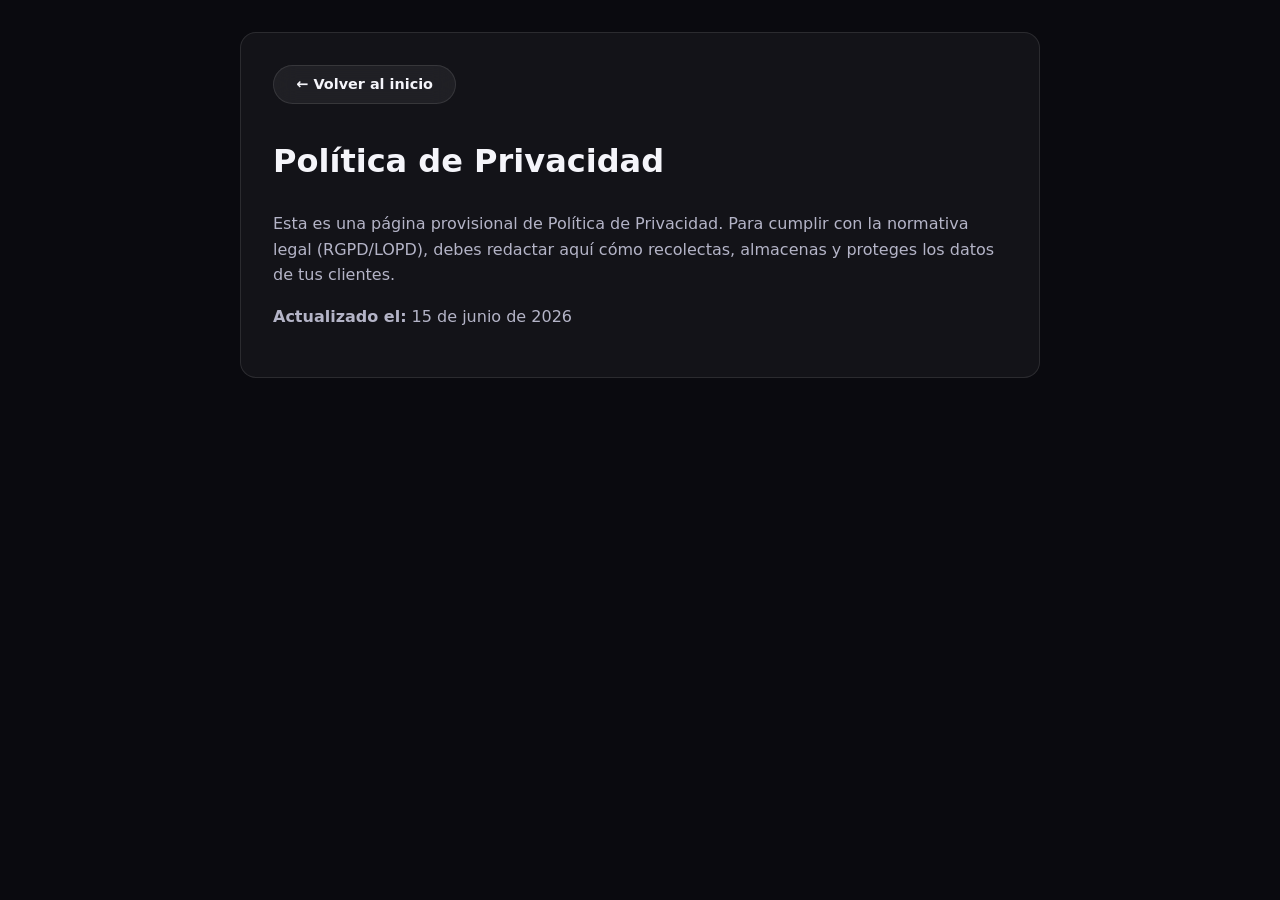
<file: privacy.html>
<!DOCTYPE html>
<html lang="es">
<head>
  <meta charset="UTF-8">
  <meta name="viewport" content="width=device-width, initial-scale=1.0">
  <title>Política de Privacidad | AgilShop Digital</title>
  <link rel="stylesheet" href="assets/style.css">
  <style>
    body { padding: 2rem 0; }
    .legal-container { max-width: 800px; margin: 0 auto; padding: 2rem; background: var(--bg-card); border-radius: var(--radius-lg); border: 1px solid var(--border-glass); }
    h1 { margin-bottom: 1.5rem; }
    p { margin-bottom: 1rem; color: var(--text-secondary); }
  </style>
</head>
<body data-theme="dark">
  <div class="container">
    <div class="legal-container">
      <a href="index.html" class="btn btn--ghost btn--sm" style="margin-bottom: 2rem; display: inline-block;">← Volver al inicio</a>
      <h1>Política de Privacidad</h1>
      <p>Esta es una página provisional de Política de Privacidad. Para cumplir con la normativa legal (RGPD/LOPD), debes redactar aquí cómo recolectas, almacenas y proteges los datos de tus clientes.</p>
      <p><strong>Actualizado el:</strong> 15 de junio de 2026</p>
    </div>
  </div>
</body>
</html>
</file>
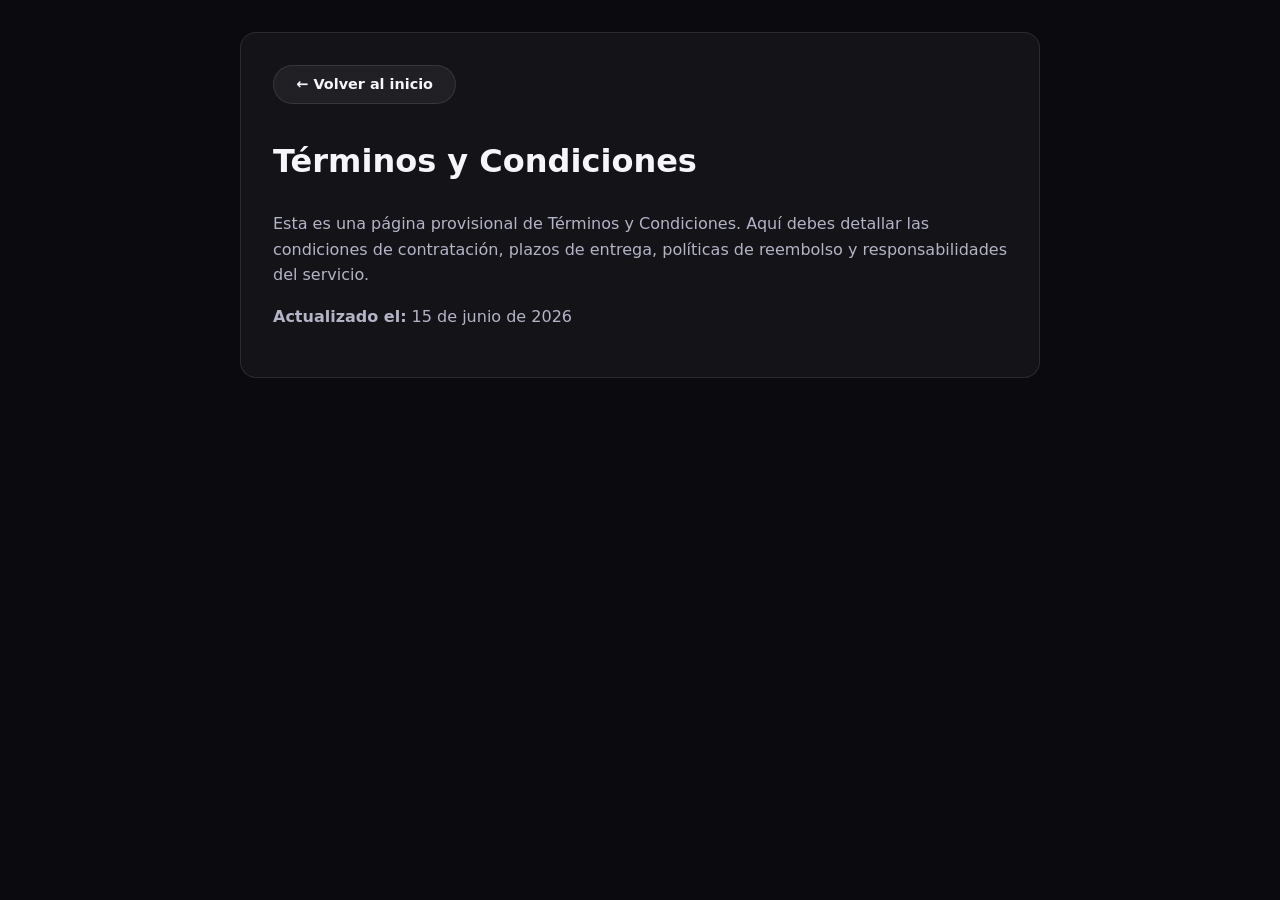
<file: terms.html>
<!DOCTYPE html>
<html lang="es">
<head>
  <meta charset="UTF-8">
  <meta name="viewport" content="width=device-width, initial-scale=1.0">
  <title>Términos y Condiciones | AgilShop Digital</title>
  <link rel="stylesheet" href="assets/style.css">
  <style>
    body { padding: 2rem 0; }
    .legal-container { max-width: 800px; margin: 0 auto; padding: 2rem; background: var(--bg-card); border-radius: var(--radius-lg); border: 1px solid var(--border-glass); }
    h1 { margin-bottom: 1.5rem; }
    p { margin-bottom: 1rem; color: var(--text-secondary); }
  </style>
</head>
<body data-theme="dark">
  <div class="container">
    <div class="legal-container">
      <a href="index.html" class="btn btn--ghost btn--sm" style="margin-bottom: 2rem; display: inline-block;">← Volver al inicio</a>
      <h1>Términos y Condiciones</h1>
      <p>Esta es una página provisional de Términos y Condiciones. Aquí debes detallar las condiciones de contratación, plazos de entrega, políticas de reembolso y responsabilidades del servicio.</p>
      <p><strong>Actualizado el:</strong> 15 de junio de 2026</p>
    </div>
  </div>
</body>
</html>
</file>
<file: assets/style.css>
/* =========================================================
   AgilShop Digital — Landing Page
   Diseño moderno, glassmorphism, dark + light, responsive
   ========================================================= */

/* ---------- 1. Reset & base ---------- */
*,
*::before,
*::after { box-sizing: border-box; }

* { margin: 0; padding: 0; }

html {
  scroll-behavior: smooth;
  -webkit-text-size-adjust: 100%;
  scroll-padding-top: 80px;
}

/* Mobile viewport height fix */
:root {
  --vh: 1;
}

img, svg, video { display: block; max-width: 100%; height: auto; }

input, button, textarea, select { font: inherit; color: inherit; }

button { background: none; border: 0; cursor: pointer; }

a { color: inherit; text-decoration: none; }

ul, ol { list-style: none; }

:root {
  /* Paleta dark (default) */
  --bg-primary: #0a0a0f;
  --bg-secondary: #12121a;
  --bg-tertiary: #1a1a26;
  --bg-card: rgba(255, 255, 255, 0.04);
  --bg-glass: rgba(255, 255, 255, 0.06);
  --bg-glass-strong: rgba(255, 255, 255, 0.09);
  --border-glass: rgba(255, 255, 255, 0.10);
  --border-glass-strong: rgba(255, 255, 255, 0.18);

  --text-primary: #f5f5fa;
  --text-secondary: #b4b4c7;
  --text-muted: #6b6b80;

  --violet: #8b5cf6;
  --violet-deep: #6d28d9;
  --violet-soft: #c4b5fd;
  --cyan: #06b6d4;
  --cyan-bright: #22d3ee;
  --cyan-soft: #67e8f9;
  --pink: #ec4899;
  --pink-soft: #f472b6;
  --pink-light: #f9a8d4;

  --success: #10b981;
  --warning: #f59e0b;
  --error: #ef4444;

  --gradient-primary: linear-gradient(135deg, #8b5cf6 0%, #06b6d4 100%);
  --gradient-accent:  linear-gradient(135deg, #ec4899 0%, #8b5cf6 50%, #06b6d4 100%);
  --gradient-text:    linear-gradient(135deg, #c4b5fd 0%, #67e8f9 50%, #f9a8d4 100%);
  --gradient-violet-pink: linear-gradient(135deg, #8b5cf6 0%, #ec4899 100%);

  --glow-violet: 0 0 40px rgba(139, 92, 246, 0.40);
  --glow-cyan:   0 0 40px rgba(6, 182, 212, 0.40);
  --glow-pink:   0 0 40px rgba(236, 72, 153, 0.40);
  --shadow-card: 0 8px 30px rgba(0, 0, 0, 0.30);
  --shadow-card-strong: 0 20px 60px rgba(0, 0, 0, 0.45);

  --font-sans: 'Inter', system-ui, -apple-system, BlinkMacSystemFont, 'Segoe UI', sans-serif;
  --font-mono: 'JetBrains Mono', ui-monospace, SFMono-Regular, Menlo, monospace;

  --radius-sm: 8px;
  --radius-md: 12px;
  --radius-lg: 16px;
  --radius-xl: 24px;
  --radius-full: 9999px;

  --container: 1200px;
  --gutter: 1.5rem;

  --header-h: 72px;
  --transition: 0.3s cubic-bezier(0.4, 0, 0.2, 1);
  --transition-fast: 0.18s ease;

  color-scheme: dark;
}

[data-theme="light"] {
  --bg-primary: #fafaff;
  --bg-secondary: #f0f0f8;
  --bg-tertiary: #e8e8f0;
  --bg-card: rgba(255, 255, 255, 0.7);
  --bg-glass: rgba(255, 255, 255, 0.65);
  --bg-glass-strong: rgba(255, 255, 255, 0.8);
  --border-glass: rgba(15, 15, 30, 0.10);
  --border-glass-strong: rgba(15, 15, 30, 0.18);

  --text-primary: #0a0a14;
  --text-secondary: #4a4a60;
  --text-muted: #8888a0;

  --shadow-card: 0 8px 30px rgba(15, 15, 60, 0.10);
  --shadow-card-strong: 0 20px 60px rgba(15, 15, 60, 0.18);

  --violet-soft: #6d28d9;
  --cyan-soft: #0891b2;
  --pink-light: #be185d;

  color-scheme: light;
}

body {
  font-family: var(--font-sans);
  font-size: 16px;
  line-height: 1.6;
  color: var(--text-primary);
  background: var(--bg-primary);
  -webkit-font-smoothing: antialiased;
  -moz-osx-font-smoothing: grayscale;
  text-rendering: optimizeLegibility;
  min-height: calc(var(--vh, 1) * 100vh);
  overflow-x: hidden;
  position: relative;
  transition: background var(--transition), color var(--transition);
}

/* ---------- 2. Accesibilidad ---------- */
.visually-hidden {
  position: absolute !important;
  width: 1px; height: 1px;
  padding: 0; margin: -1px;
  overflow: hidden; clip: rect(0, 0, 0, 0);
  white-space: nowrap; border: 0;
}

.skip-link {
  position: absolute;
  top: -100px; left: 1rem;
  background: var(--violet);
  color: #fff;
  padding: 0.75rem 1.25rem;
  border-radius: var(--radius-md);
  z-index: 1000;
  font-weight: 600;
  transition: top var(--transition-fast);
}
.skip-link:focus { top: 1rem; outline: 2px solid var(--cyan-bright); outline-offset: 2px; }

*:focus-visible {
  outline: 2px solid var(--cyan-bright);
  outline-offset: 3px;
  border-radius: 4px;
}

@media (prefers-reduced-motion: reduce) {
  *, *::before, *::after {
    animation-duration: 0.001ms !important;
    animation-iteration-count: 1 !important;
    transition-duration: 0.001ms !important;
    scroll-behavior: auto !important;
  }
}

/* ---------- 3. Layout helpers ---------- */
.container {
  width: 100%;
  max-width: var(--container);
  margin: 0 auto;
  padding-left: var(--gutter);
  padding-right: var(--gutter);
}

.eyebrow {
  display: inline-block;
  font-family: var(--font-mono);
  font-size: 0.75rem;
  font-weight: 500;
  text-transform: uppercase;
  letter-spacing: 0.15em;
  color: var(--cyan-soft);
  padding: 0.4rem 0.85rem;
  border: 1px solid var(--border-glass);
  border-radius: var(--radius-full);
  background: var(--bg-glass);
  margin-bottom: 1.25rem;
}
.eyebrow--accent {
  color: var(--pink-soft);
  background: rgba(236, 72, 153, 0.10);
  border-color: rgba(236, 72, 153, 0.30);
}

.section-header {
  text-align: center;
  max-width: 720px;
  margin: 0 auto 3.5rem;
}
.section-header .eyebrow { margin-bottom: 1rem; }

.section-title {
  font-size: clamp(1.875rem, 3.5vw, 2.75rem);
  font-weight: 800;
  line-height: 1.15;
  letter-spacing: -0.02em;
  margin-bottom: 1rem;
  color: var(--text-primary);
}
.section-subtitle {
  font-size: 1.125rem;
  color: var(--text-secondary);
  max-width: 600px;
  margin: 0 auto;
}

.text-gradient {
  background: var(--gradient-text);
  -webkit-background-clip: text;
  background-clip: text;
  -webkit-text-fill-color: transparent;
  color: transparent;
}

/* ---------- 4. Botones ---------- */
.btn {
  display: inline-flex;
  align-items: center;
  justify-content: center;
  gap: 0.5rem;
  font-family: var(--font-sans);
  font-weight: 600;
  font-size: 0.95rem;
  line-height: 1;
  padding: 0.85rem 1.5rem;
  border-radius: var(--radius-full);
  border: 1px solid transparent;
  cursor: pointer;
  white-space: nowrap;
  transition: transform var(--transition-fast), box-shadow var(--transition-fast), background var(--transition), color var(--transition), border-color var(--transition);
  text-decoration: none;
  user-select: none;
}
.btn:hover { transform: translateY(-2px); }
.btn:active { transform: translateY(0); }

.btn--sm { padding: 0.7rem 1.4rem; font-size: 0.9rem; }
.btn--lg { padding: 1.05rem 1.85rem; font-size: 1rem; }
.btn--block { width: 100%; }

.btn--primary {
  background: var(--gradient-primary);
  color: #fff;
  box-shadow: 0 4px 20px rgba(139, 92, 246, 0.30);
}
.btn--primary:hover {
  box-shadow: 0 8px 30px rgba(139, 92, 246, 0.50), 0 0 0 1px rgba(255,255,255,0.10) inset;
}

.btn--ghost {
  background: var(--bg-glass);
  color: var(--text-primary);
  border-color: var(--border-glass);
  backdrop-filter: blur(12px);
}
.btn--ghost:hover {
  background: var(--bg-glass-strong);
  border-color: var(--border-glass-strong);
}

/* ---------- 5. Blobs de fondo ---------- */
.bg-blobs {
  position: fixed;
  inset: 0;
  z-index: -1;
  pointer-events: none;
  overflow: hidden;
}
.blob {
  position: absolute;
  border-radius: 50%;
  filter: blur(100px);
  opacity: 0.5;
  will-change: transform;
}
.blob--violet {
  width: 500px; height: 500px;
  background: var(--violet);
  top: -100px; left: -150px;
  animation: float 18s ease-in-out infinite;
}
.blob--cyan {
  width: 450px; height: 450px;
  background: var(--cyan);
  top: 30%; right: -100px;
  animation: float 22s ease-in-out infinite reverse;
}
.blob--pink {
  width: 400px; height: 400px;
  background: var(--pink);
  bottom: -100px; left: 30%;
  animation: float 26s ease-in-out infinite;
}
[data-theme="light"] .blob { opacity: 0.30; }

@keyframes float {
  0%, 100% { transform: translate(0, 0) scale(1); }
  33%      { transform: translate(60px, -80px) scale(1.10); }
  66%      { transform: translate(-40px, 60px) scale(0.95); }
}

/* ---------- 6. Header / Nav ---------- */
.site-header {
  position: sticky;
  top: 0;
  z-index: 50;
  height: var(--header-h);
  background: var(--bg-glass);
  backdrop-filter: blur(20px) saturate(180%);
  -webkit-backdrop-filter: blur(20px) saturate(180%);
  border-bottom: 1px solid transparent;
  transition: border-color var(--transition), background var(--transition);
}
.site-header.scrolled {
  border-bottom-color: var(--border-glass);
  box-shadow: 0 1px 0 rgba(255,255,255,0.04);
}

.site-header__inner {
  display: flex;
  align-items: center;
  justify-content: space-between;
  gap: 1rem;
  height: 100%;
}
.site-header__brand {
  display: flex;
  align-items: center;
  color: var(--text-primary);
  flex-shrink: 0;
}
.site-header__brand img { height: 32px; width: auto; }

.site-nav {
  display: flex;
  align-items: center;
  gap: 1.5rem;
}
.site-nav ul {
  display: flex;
  gap: 1.5rem;
}
.site-nav a {
  font-size: 0.9rem;
  font-weight: 500;
  color: var(--text-secondary);
  position: relative;
  padding: 0.25rem 0;
  transition: color var(--transition-fast);
}
.site-nav a::after {
  content: "";
  position: absolute;
  left: 0; right: 0; bottom: -4px;
  height: 2px;
  background: var(--gradient-primary);
  transform: scaleX(0);
  transform-origin: center;
  transition: transform var(--transition);
  border-radius: 2px;
}
.site-nav a:hover { color: var(--text-primary); }
.site-nav a:hover::after { transform: scaleX(1); }

.site-header__actions {
  display: flex;
  align-items: center;
  gap: 0.5rem;
}

.theme-toggle {
  width: 40px; height: 40px;
  display: inline-flex;
  align-items: center;
  justify-content: center;
  border-radius: var(--radius-full);
  background: var(--bg-glass);
  border: 1px solid var(--border-glass);
  color: var(--text-primary);
  transition: background var(--transition-fast), transform var(--transition-fast);
}
.theme-toggle:hover { background: var(--bg-glass-strong); transform: rotate(15deg); }
.theme-toggle .icon--sun { display: none; }
.theme-toggle .icon--moon { display: block; }
[data-theme="light"] .theme-toggle .icon--sun { display: block; }
[data-theme="light"] .theme-toggle .icon--moon { display: none; }

.nav-toggle {
  display: none;
  width: 40px; height: 40px;
  flex-direction: column;
  justify-content: center;
  align-items: center;
  gap: 5px;
  border-radius: var(--radius-md);
  background: var(--bg-glass);
  border: 1px solid var(--border-glass);
}
.nav-toggle span {
  display: block;
  width: 20px; height: 2px;
  background: var(--text-primary);
  border-radius: 2px;
  transition: transform var(--transition), opacity var(--transition);
}
.nav-toggle[aria-expanded="true"] span:nth-child(1) { transform: translateY(7px) rotate(45deg); }
.nav-toggle[aria-expanded="true"] span:nth-child(2) { opacity: 0; }
.nav-toggle[aria-expanded="true"] span:nth-child(3) { transform: translateY(-7px) rotate(-45deg); }

/* ---------- 7. Hero ---------- */
.hero {
  position: relative;
  padding: 4rem 0 5rem;
  overflow: hidden;
}
.hero__inner {
  display: grid;
  grid-template-columns: 1.1fr 1fr;
  gap: 4rem;
  align-items: center;
}
.hero__title {
  font-size: clamp(2.25rem, 5.5vw, 4rem);
  font-weight: 800;
  line-height: 1.05;
  letter-spacing: -0.03em;
  margin-bottom: 1.5rem;
  color: var(--text-primary);
}
.hero__subtitle {
  font-size: 1.125rem;
  line-height: 1.65;
  color: var(--text-secondary);
  max-width: 540px;
  margin-bottom: 2rem;
}
.hero__ctas {
  display: flex;
  gap: 0.75rem;
  flex-wrap: wrap;
  margin-bottom: 1rem;
}
.hero__microcopy {
  display: inline-flex;
  align-items: center;
  gap: 0.4rem;
  font-size: 0.85rem;
  color: var(--text-muted);
  margin-bottom: 2rem;
}
.hero__microcopy .icon { color: var(--success); }

.lead-form {
  max-width: 900px;
}
#lead-form__row{
  max-width: 900px;
}
.lead-form__row > input {
  border-radius: var(--radius-full);
  padding-left: 15px;
}
.lead-form__row {
  display: flex;
  gap: 0.75rem;
  background: var(--bg-glass);
  border: 1px solid var(--border-glass);
  border-radius: var(--radius-full);
  padding: 0.5rem 0.5rem 0.5rem 1.5rem;
  backdrop-filter: blur(16px);
  transition: border-color var(--transition), background var(--transition);
  align-items: stretch;
}
.lead-form__row:focus-within {
  border-color: var(--violet);
  background: var(--bg-glass-strong);
  box-shadow: 0 0 0 4px rgba(139, 92, 246, 0.15);
}
.lead-form input,
.lead-form select {
  border: 0;
  background: transparent;
  outline: 0;
  color: var(--text-primary);
  font-size: 0.95rem;
  height: 44px;
}
.lead-form input {
  flex: 1;
  min-width: 0;
  padding-left: 0.5rem;
}
.lead-form input::placeholder { color: var(--text-muted); }
.lead-form select {
  cursor: pointer;
  min-width: 180px;
  padding: 0 0.5rem;
}
.lead-form select option {
  background: var(--bg-primary);
  color: var(--text-primary);
}
.lead-form .btn {
  flex-shrink: 0;
  height: 44px;
  padding: 0 1.5rem;
}

[data-theme="dark"] .trust__logos img {
  filter: brightness(1.2) contrast(1.1) grayscale(0.2);
}
.trust__logos > div {
  background: rgba(255, 255, 255, 0.03);
  border-radius: var(--radius-sm);
  padding: 0.5rem;
  transition: all var(--transition);
}
.trust__logos > div:hover {
  background: rgba(255, 255, 255, 0.08);
}
.lead-form__hint {
  font-size: 0.8rem;
  color: var(--text-muted);
  margin-top: 0.75rem;
  padding-left: 1.25rem;
}
.lead-form--success {
  text-align: center;
  background: var(--bg-glass);
  border: 1px solid rgba(16, 185, 129, 0.40);
  padding: 1.5rem;
  border-radius: var(--radius-lg);
  color: var(--success);
  font-weight: 500;
}

.hero__visual {
  position: relative;
  display: flex;
  justify-content: center;
  align-items: center;
}
.hero__visual::before {
  content: "";
  position: absolute;
  inset: -10%;
  background: var(--gradient-accent);
  filter: blur(80px);
  opacity: 0.25;
  z-index: -1;
  border-radius: 50%;
}
.hero__visual img {
  width: 100%;
  max-width: 520px;
  height: auto;
  filter: drop-shadow(0 30px 50px rgba(0, 0, 0, 0.4));
}

/* ---------- 8. Social proof ---------- */
.trust {
  padding: 2.5rem 0 4rem;
  border-top: 1px solid var(--border-glass);
  border-bottom: 1px solid var(--border-glass);
  background: var(--bg-secondary);
}
.trust__title {
  text-align: center;
  font-size: 0.95rem;
  color: var(--text-secondary);
  margin-bottom: 2rem;
  letter-spacing: 0.01em;
}
.trust__title strong {
  color: var(--text-primary);
  font-weight: 700;
  background: var(--gradient-text);
  -webkit-background-clip: text;
  background-clip: text;
  -webkit-text-fill-color: transparent;
}
.trust__logos {
  display: grid;
  grid-template-columns: repeat(6, 1fr);
  gap: 2rem;
  align-items: center;
}
.trust__logos > div {
  display: flex;
  justify-content: center;
  align-items: center;
  opacity: 0.65;
  transition: opacity var(--transition), transform var(--transition);
}
.trust__logos > div:hover { opacity: 1; transform: scale(1.05); }
.trust__logos img { filter: grayscale(0.2); }

/* ---------- 9. Problema → Solución ---------- */
.problem {
  padding: 6rem 0;
}
.problem__grid {
  display: grid;
  grid-template-columns: 1fr 1fr;
  gap: 3rem;
  align-items: stretch;
}
.problem__col {
  padding: 2.5rem;
  border-radius: var(--radius-xl);
  border: 1px solid var(--border-glass);
  background: var(--bg-card);
  backdrop-filter: blur(16px);
}
.problem__col--pain {
  background: rgba(239, 68, 68, 0.05);
  border-color: rgba(239, 68, 68, 0.20);
}
.problem__col--solution {
  background: linear-gradient(135deg, rgba(139, 92, 246, 0.10) 0%, rgba(6, 182, 212, 0.10) 100%);
  border-color: var(--border-glass-strong);
}
.problem__list {
  margin-top: 1.5rem;
  display: flex;
  flex-direction: column;
  gap: 1rem;
}
.problem__list li {
  display: flex;
  align-items: flex-start;
  gap: 0.75rem;
  color: var(--text-secondary);
}
.problem__list .icon--x {
  color: var(--error);
  flex-shrink: 0;
  margin-top: 2px;
}
.problem__col--solution p {
  color: var(--text-secondary);
  line-height: 1.7;
}

/* ---------- 10. Beneficios ---------- */
.benefits { padding: 6rem 0; background: var(--bg-secondary); }
.benefits__grid {
  display: grid;
  grid-template-columns: repeat(auto-fit, minmax(260px, 1fr));
  gap: 1.5rem;
}
.benefit-card {
  padding: 2rem;
  border-radius: var(--radius-lg);
  background: var(--bg-glass);
  border: 1px solid var(--border-glass);
  backdrop-filter: blur(16px);
  transition: transform var(--transition), border-color var(--transition), background var(--transition);
  position: relative;
  overflow: hidden;
}
.benefit-card::before {
  content: "";
  position: absolute;
  inset: 0;
  background: var(--gradient-primary);
  opacity: 0;
  transition: opacity var(--transition);
  z-index: -1;
}
.benefit-card:hover {
  transform: translateY(-6px);
  border-color: var(--border-glass-strong);
  background: var(--bg-glass-strong);
}
.benefit-card__icon {
  display: inline-flex;
  align-items: center;
  justify-content: center;
  width: 56px; height: 56px;
  border-radius: var(--radius-md);
  background: var(--gradient-primary);
  color: #fff;
  margin-bottom: 1.25rem;
  box-shadow: var(--glow-violet);
}
.benefit-card h3 {
  font-size: 1.2rem;
  font-weight: 700;
  margin-bottom: 0.75rem;
  color: var(--text-primary);
}
.benefit-card p {
  color: var(--text-secondary);
  font-size: 0.95rem;
  line-height: 1.65;
}

/* ---------- 11. Servicios ---------- */
.services { padding: 6rem 0; }
.services__grid {
  display: grid;
  grid-template-columns: repeat(auto-fit, minmax(260px, 1fr));
  gap: 1.5rem;
}
.service-card {
  position: relative;
  padding: 2rem;
  border-radius: var(--radius-lg);
  background: var(--bg-card);
  border: 1px solid var(--border-glass);
  transition: transform var(--transition), border-color var(--transition);
}
.service-card:hover {
  transform: translateY(-4px);
  border-color: var(--border-glass-strong);
}
.service-card__tag {
  display: inline-block;
  font-family: var(--font-mono);
  font-size: 0.7rem;
  font-weight: 500;
  text-transform: uppercase;
  letter-spacing: 0.1em;
  padding: 0.3rem 0.7rem;
  border-radius: var(--radius-full);
  background: rgba(6, 182, 212, 0.12);
  color: var(--cyan-soft);
  border: 1px solid rgba(6, 182, 212, 0.30);
  margin-bottom: 1rem;
}
.service-card h3 {
  font-size: 1.15rem;
  font-weight: 700;
  margin-bottom: 0.75rem;
  color: var(--text-primary);
}
.service-card p {
  color: var(--text-secondary);
  font-size: 0.95rem;
  line-height: 1.65;
}

/* ---------- 12. Proceso ---------- */
.process { padding: 6rem 0; background: var(--bg-secondary); }
.process__steps {
  display: grid;
  grid-template-columns: repeat(auto-fit, minmax(220px, 1fr));
  gap: 1.5rem;
  counter-reset: step;
  position: relative;
}
.process__step {
  position: relative;
  padding: 2rem 1.75rem;
  border-radius: var(--radius-lg);
  background: var(--bg-card);
  border: 1px solid var(--border-glass);
  transition: transform var(--transition), border-color var(--transition);
}
.process__step:hover {
  transform: translateY(-4px);
  border-color: var(--border-glass-strong);
}
.process__num {
  display: block;
  font-family: var(--font-mono);
  font-size: 0.85rem;
  font-weight: 600;
  color: var(--violet-soft);
  margin-bottom: 0.75rem;
  letter-spacing: 0.05em;
}
.process__step h3 {
  font-size: 1.1rem;
  font-weight: 700;
  margin-bottom: 0.5rem;
  color: var(--text-primary);
}
.process__step p {
  color: var(--text-secondary);
  font-size: 0.92rem;
  line-height: 1.6;
}

/* ---------- 13. Testimonios ---------- */
.testimonials { padding: 6rem 0; }
.testimonials__grid {
  display: grid;
  grid-template-columns: repeat(auto-fit, minmax(280px, 1fr));
  gap: 1.5rem;
}
.testimonial-card {
  padding: 2rem;
  border-radius: var(--radius-lg);
  background: var(--bg-glass);
  border: 1px solid var(--border-glass);
  backdrop-filter: blur(16px);
  display: flex;
  flex-direction: column;
  gap: 1rem;
  transition: transform var(--transition), border-color var(--transition);
}
.testimonial-card:hover {
  transform: translateY(-4px);
  border-color: var(--border-glass-strong);
}
.testimonial-card__stars {
  display: flex;
  gap: 2px;
  color: #f59e0b;
}
.testimonial-card blockquote p {
  font-size: 1rem;
  line-height: 1.6;
  color: var(--text-primary);
  font-style: italic;
}
.testimonial-card__author {
  display: flex;
  align-items: center;
  gap: 0.75rem;
  margin-top: auto;
  padding-top: 1rem;
  border-top: 1px solid var(--border-glass);
}
.testimonial-card__avatar {
  width: 44px; height: 44px;
  display: flex;
  align-items: center;
  justify-content: center;
  border-radius: 50%;
  background: var(--gradient-accent);
  color: #fff;
  font-weight: 700;
  font-size: 0.95rem;
  flex-shrink: 0;
}
.testimonial-card__author strong {
  display: block;
  color: var(--text-primary);
  font-size: 0.95rem;
}
.testimonial-card__author span {
  display: block;
  color: var(--text-muted);
  font-size: 0.82rem;
}

/* ---------- 14. Pricing ---------- */
.pricing { padding: 6rem 0; background: var(--bg-secondary); }
.pricing__grid {
  display: grid;
  grid-template-columns: repeat(auto-fit, minmax(280px, 1fr));
  gap: 1.5rem;
  align-items: stretch;
}
.pricing-card {
  position: relative;
  display: flex;
  flex-direction: column;
  padding: 2.25rem;
  border-radius: var(--radius-xl);
  background: var(--bg-card);
  border: 1px solid var(--border-glass);
  transition: transform var(--transition);
}
.pricing-card:hover { transform: translateY(-6px); }

.pricing-card--featured {
  background: linear-gradient(var(--bg-card), var(--bg-card)) padding-box,
              var(--gradient-accent) border-box;
  border: 2px solid transparent;
  transform: scale(1.02);
  box-shadow: var(--shadow-card-strong);
}
.pricing-card--featured:hover { transform: scale(1.02) translateY(-6px); }

.pricing-card__ribbon {
  position: absolute;
  top: -14px; left: 50%;
  transform: translateX(-50%);
  background: var(--gradient-accent);
  color: #fff;
  font-family: var(--font-mono);
  font-size: 0.7rem;
  font-weight: 600;
  text-transform: uppercase;
  letter-spacing: 0.1em;
  padding: 0.4rem 1rem;
  border-radius: var(--radius-full);
  white-space: nowrap;
  box-shadow: 0 4px 20px rgba(139, 92, 246, 0.50);
}

.pricing-card__head h3 {
  font-size: 1.4rem;
  font-weight: 700;
  margin-bottom: 0.4rem;
  color: var(--text-primary);
}
.pricing-card__head p {
  color: var(--text-secondary);
  font-size: 0.9rem;
  margin-bottom: 1.5rem;
}
.pricing-card__price {
  display: flex;
  align-items: baseline;
  gap: 0.4rem;
  flex-wrap: wrap;
  margin-bottom: 1.5rem;
  padding-bottom: 1.5rem;
  border-bottom: 1px solid var(--border-glass);
}
.pricing-card__currency {
  font-family: var(--font-mono);
  font-size: 0.9rem;
  color: var(--text-muted);
  font-weight: 500;
}
.pricing-card__amount {
  font-size: 3rem;
  font-weight: 800;
  line-height: 1;
  background: var(--gradient-text);
  -webkit-background-clip: text;
  background-clip: text;
  -webkit-text-fill-color: transparent;
  letter-spacing: -0.02em;
}
.pricing-card__period {
  font-size: 0.85rem;
  color: var(--text-muted);
  font-family: var(--font-mono);
}

.pricing-card__features {
  display: flex;
  flex-direction: column;
  gap: 0.85rem;
  margin-bottom: 2rem;
  flex: 1;
}
.pricing-card__features li {
  display: flex;
  align-items: flex-start;
  gap: 0.6rem;
  font-size: 0.93rem;
  color: var(--text-secondary);
}
.pricing-card__features .icon--check {
  color: var(--success);
  flex-shrink: 0;
  margin-top: 2px;
}

.pricing__guarantee {
  display: flex;
  align-items: center;
  justify-content: center;
  gap: 0.6rem;
  margin-top: 3rem;
  text-align: center;
  color: var(--text-secondary);
  font-size: 0.95rem;
}
.pricing__guarantee .icon { color: var(--success); }

/* ---------- 15. FAQ ---------- */
.faq { padding: 6rem 0; }
.faq__list {
  max-width: 800px;
  margin: 0 auto;
  display: flex;
  flex-direction: column;
  gap: 1rem;
}
.faq-item {
  border: 1px solid var(--border-glass);
  border-radius: var(--radius-lg);
  background: var(--bg-card);
  backdrop-filter: blur(12px);
  overflow: hidden;
  transition: border-color var(--transition);
}
.faq-item:hover { border-color: var(--border-glass-strong); }
.faq-item[open] {
  background: var(--bg-glass-strong);
  border-color: var(--border-glass-strong);
}
.faq-item summary {
  display: flex;
  align-items: center;
  justify-content: space-between;
  gap: 1rem;
  padding: 1.25rem 1.5rem;
  font-weight: 600;
  font-size: 1.02rem;
  color: var(--text-primary);
  cursor: pointer;
  list-style: none;
  user-select: none;
  transition: color var(--transition-fast);
}
.faq-item summary::-webkit-details-marker { display: none; }
.faq-item summary::marker { display: none; }
.faq-item summary:hover { color: var(--violet-soft); }
.faq-item .icon {
  flex-shrink: 0;
  color: var(--text-muted);
  transition: transform var(--transition);
}
.faq-item[open] .icon { transform: rotate(180deg); color: var(--violet-soft); }
.faq-item__body {
  padding: 0 1.5rem 1.5rem;
  color: var(--text-secondary);
  line-height: 1.7;
  font-size: 0.97rem;
  animation: fadeIn 0.3s ease;
}
.faq-item__body strong { color: var(--text-primary); font-weight: 600; }

@keyframes fadeIn {
  from { opacity: 0; transform: translateY(-8px); }
  to   { opacity: 1; transform: none; }
}

/* ---------- 16. Garantía ---------- */
.guarantee { padding: 5rem 0; }
.guarantee__inner {
  max-width: 720px;
  margin: 0 auto;
  text-align: center;
  padding: 3rem 2rem;
  border-radius: var(--radius-xl);
  background: linear-gradient(135deg, rgba(16, 185, 129, 0.08) 0%, rgba(6, 182, 212, 0.08) 100%);
  border: 1px solid rgba(16, 185, 129, 0.25);
  position: relative;
  overflow: hidden;
}
.guarantee__inner::before {
  content: "";
  position: absolute;
  inset: 0;
  background: radial-gradient(circle at 50% 0%, rgba(16, 185, 129, 0.20), transparent 70%);
  z-index: -1;
}
.guarantee__icon {
  display: inline-flex;
  align-items: center;
  justify-content: center;
  width: 72px; height: 72px;
  border-radius: 50%;
  background: var(--gradient-primary);
  color: #fff;
  margin-bottom: 1.5rem;
  box-shadow: 0 0 40px rgba(16, 185, 129, 0.40);
}
.guarantee p {
  color: var(--text-secondary);
  font-size: 1.05rem;
  max-width: 540px;
  margin: 0 auto;
  line-height: 1.7;
}

/* ---------- 17. CTA final ---------- */
.cta-final { padding: 6rem 0 7rem; }
.cta-final__inner {
  position: relative;
  max-width: 900px;
  margin: 0 auto;
  padding: 4rem 2.5rem;
  border-radius: var(--radius-xl);
  background: linear-gradient(135deg, rgba(139, 92, 246, 0.15) 0%, rgba(236, 72, 153, 0.10) 50%, rgba(6, 182, 212, 0.15) 100%);
  border: 1px solid var(--border-glass-strong);
  text-align: center;
  overflow: hidden;
}
.cta-final__inner::before {
  content: "";
  position: absolute;
  inset: -50%;
  background: var(--gradient-accent);
  filter: blur(100px);
  opacity: 0.20;
  z-index: -1;
  animation: float 20s ease-in-out infinite;
}
.cta-final__content { position: relative; }
.cta-final .section-title { margin-bottom: 1rem; }
.cta-final p {
  color: var(--text-secondary);
  font-size: 1.1rem;
  margin-bottom: 2rem;
  max-width: 600px;
  margin-left: auto;
  margin-right: auto;
}
.cta-final p strong { color: var(--pink-light); }
.lead-form--stacked { margin: 0 auto; max-width: 540px; }

/* ---------- 18. Footer ---------- */
.site-footer {
  background: var(--bg-secondary);
  border-top: 1px solid var(--border-glass);
  padding: 4rem 0 0;
}
.site-footer__inner {
  display: grid;
  grid-template-columns: 1.4fr 1fr 1fr 1fr;
  gap: 2.5rem;
  padding-bottom: 3rem;
}
.site-footer__brand img { height: 36px; width: auto; margin-bottom: 1rem; }
.site-footer__brand p {
  color: var(--text-secondary);
  font-size: 0.9rem;
  max-width: 280px;
  line-height: 1.6;
}
.site-footer__col h4 {
  font-size: 0.85rem;
  font-weight: 600;
  text-transform: uppercase;
  letter-spacing: 0.1em;
  color: var(--text-muted);
  margin-bottom: 1rem;
}
.site-footer__col ul { display: flex; flex-direction: column; gap: 0.6rem; }
.site-footer__col a {
  color: var(--text-secondary);
  font-size: 0.92rem;
  transition: color var(--transition-fast);
}
.site-footer__col a:hover { color: var(--text-primary); }

.site-footer__social {
  display: flex;
  gap: 0.5rem;
  margin-top: 1rem;
}
.site-footer__social a {
  width: 36px; height: 36px;
  display: inline-flex;
  align-items: center;
  justify-content: center;
  border-radius: 50%;
  background: var(--bg-glass);
  border: 1px solid var(--border-glass);
  color: var(--text-secondary);
  transition: background var(--transition-fast), color var(--transition-fast), transform var(--transition-fast);
}
.site-footer__social a:hover {
  background: var(--gradient-primary);
  color: #fff;
  transform: translateY(-2px);
}

.site-footer__legal {
  border-top: 1px solid var(--border-glass);
  padding: 1.25rem 0;
}
.site-footer__legal .container {
  display: flex;
  justify-content: space-between;
  align-items: center;
  flex-wrap: wrap;
  gap: 1rem;
  font-size: 0.85rem;
  color: var(--text-muted);
}
.site-footer__legal ul { display: flex; gap: 1.5rem; }
.site-footer__legal a:hover { color: var(--text-primary); }

/* ---------- 19. Sticky CTA mobile ---------- */
.sticky-cta {
  display: none;
  position: fixed;
  bottom: 1rem;
  left: 50%;
  transform: translateX(-50%);
  width: auto;
  max-width: calc(100% - 2rem);
  z-index: 40;
  background: var(--gradient-primary);
  color: #fff;
  padding: 0.85rem 1.5rem;
  border-radius: var(--radius-full);
  font-weight: 600;
  font-size: 0.95rem;
  align-items: center;
  justify-content: center;
  gap: 0.5rem;
  box-shadow: 0 8px 30px rgba(139, 92, 246, 0.50);
  text-decoration: none;
  text-align: center;
}

/* ---------- 20. Reveal animations ---------- */
.reveal {
  opacity: 0;
  transform: translateY(30px);
  transition: opacity 0.8s cubic-bezier(0.4, 0, 0.2, 1), transform 0.8s cubic-bezier(0.4, 0, 0.2, 1);
}
.reveal.is-visible {
  opacity: 1;
  transform: none;
}

/* ---------- 21. Responsive ---------- */
@media (max-width: 1024px) {
  .hero__inner { grid-template-columns: 1fr; gap: 3rem; }
  .hero__visual { order: -1; max-width: 460px; margin: 0 auto; }
  .problem__grid { grid-template-columns: 1fr; }
  .site-footer__inner { grid-template-columns: 1fr 1fr; }
  .site-footer__brand { grid-column: 1 / -1; }
}

@media (max-width: 900px) {
  /* Mostrar hamburguesa y ocultar nav desktop desde 900px hacia abajo */
  .nav-toggle { display: inline-flex; }
  .site-nav {
    position: fixed;
    top: var(--header-h);
    right: 0;
    bottom: 0;
    left: 0;
    width: 100%;
    max-width: 100%;
    height: calc(var(--vh, 1) * 100vh - var(--header-h));
    background: var(--bg-primary);
    backdrop-filter: blur(24px) saturate(180%);
    -webkit-backdrop-filter: blur(24px) saturate(180%);
    flex-direction: column;
    justify-content: flex-start;
    align-items: stretch;
    padding: 1.5rem var(--gutter) 2rem;
    gap: 0.5rem;
    transform: translateX(100%);
    transition: transform var(--transition);
    border-top: 1px solid var(--border-glass);
    overflow-y: auto;
    overscroll-behavior: contain;
    visibility: hidden;
  }
  .site-nav[data-open="true"] {
    transform: translateX(0);
    visibility: visible;
  }
  .site-nav ul {
    flex-direction: column;
    gap: 0;
    width: 100%;
    margin-bottom: 1rem;
  }
  .site-nav ul li {
    border-bottom: 1px solid var(--border-glass);
    width: 100%;
  }
  .site-nav ul li:first-child { border-top: 1px solid var(--border-glass); }
  .site-nav ul a {
    display: flex;
    align-items: center;
    justify-content: space-between;
    width: 100%;
    padding: 1.1rem 0.25rem;
    font-size: 1.1rem;
    color: var(--text-primary);
    position: static;
  }
  .site-nav ul a::after { display: none; }
  .site-nav ul a::before {
    content: "→";
    color: var(--text-muted);
    font-size: 1.1rem;
    transition: transform var(--transition-fast), color var(--transition-fast);
  }
  .site-nav ul a:hover {
    color: var(--text-primary);
  }
  .site-nav ul a:hover::before {
    color: var(--violet-soft);
    transform: translateX(4px);
  }
  .site-nav .btn {
    margin-top: 1.25rem;
    align-self: stretch;
    width: 100%;
    min-width: 0;
    padding: 1rem 1.5rem;
    font-size: 1rem;
    justify-content: center;
  }
  body.nav-open { overflow: hidden; }
}

@media (max-width: 768px) {
  :root { --gutter: 1.25rem; --header-h: 64px; }

  .hero { padding: 2.5rem 0 3rem; }
  .hero__title { font-size: clamp(1.875rem, 8vw, 2.5rem); }
  .hero__ctas { flex-direction: column; align-items: stretch; }
  .hero__ctas .btn { width: 100%; }

  .lead-form__row {
    flex-direction: column;
    background: var(--bg-glass);
    padding: 0.75rem;
    border-radius: var(--radius-lg);
    gap: 0.75rem;
  }
  .lead-form input { padding: 0.75rem 0.5rem; }
  .lead-form .btn { width: 100%; padding: 0.85rem; }
  .lead-form__hint { padding-left: 0.5rem; }

  .trust__logos {
    grid-template-columns: repeat(3, 1fr);
    gap: 1.5rem;
  }

  .problem, .benefits, .services, .process, .testimonials, .pricing, .faq, .cta-final, .guarantee {
    padding: 4rem 0;
  }
  .problem__col { padding: 1.75rem; }

  .pricing-card--featured { transform: none; }
  .pricing-card--featured:hover { transform: translateY(-6px); }

  .cta-final__inner { padding: 2.5rem 1.5rem; }

  .site-footer__inner { grid-template-columns: 1fr; gap: 2rem; }
  .site-footer__legal .container { flex-direction: column; text-align: center; }

  .sticky-cta { display: inline-flex; }
  .cta-final { padding-bottom: 8rem; }
}

@media (max-width: 480px) {
  .trust__logos { grid-template-columns: repeat(2, 1fr); }
  .hero__title { font-size: 1.875rem; }
  .section-title { font-size: 1.625rem; }
  .pricing-card { padding: 1.75rem 1.5rem; }
  .testimonial-card, .benefit-card, .service-card, .process__step { padding: 1.5rem; }
  .btn--lg { padding: 0.95rem 1.5rem; font-size: 0.95rem; }
  .lead-form--stacked { max-width: 100%; }
  /* Reduce blob sizes on very small screens to prevent potential viewport issues */
  .blob--violet { width: 300px; height: 300px; top: -50px; left: -75px; }
  .blob--cyan { width: 270px; height: 270px; top: 30%; right: -50px; }
  .blob--pink { width: 240px; height: 240px; bottom: -50px; left: 30%; }
  /* Prevent any horizontal overflow that might cause zooming issues on mobile */
  html { overflow-x: hidden; }
  body { overflow-x: hidden; }
}

@media (min-width: 769px) {
  .sticky-cta { display: none !important; }
}
</file>
